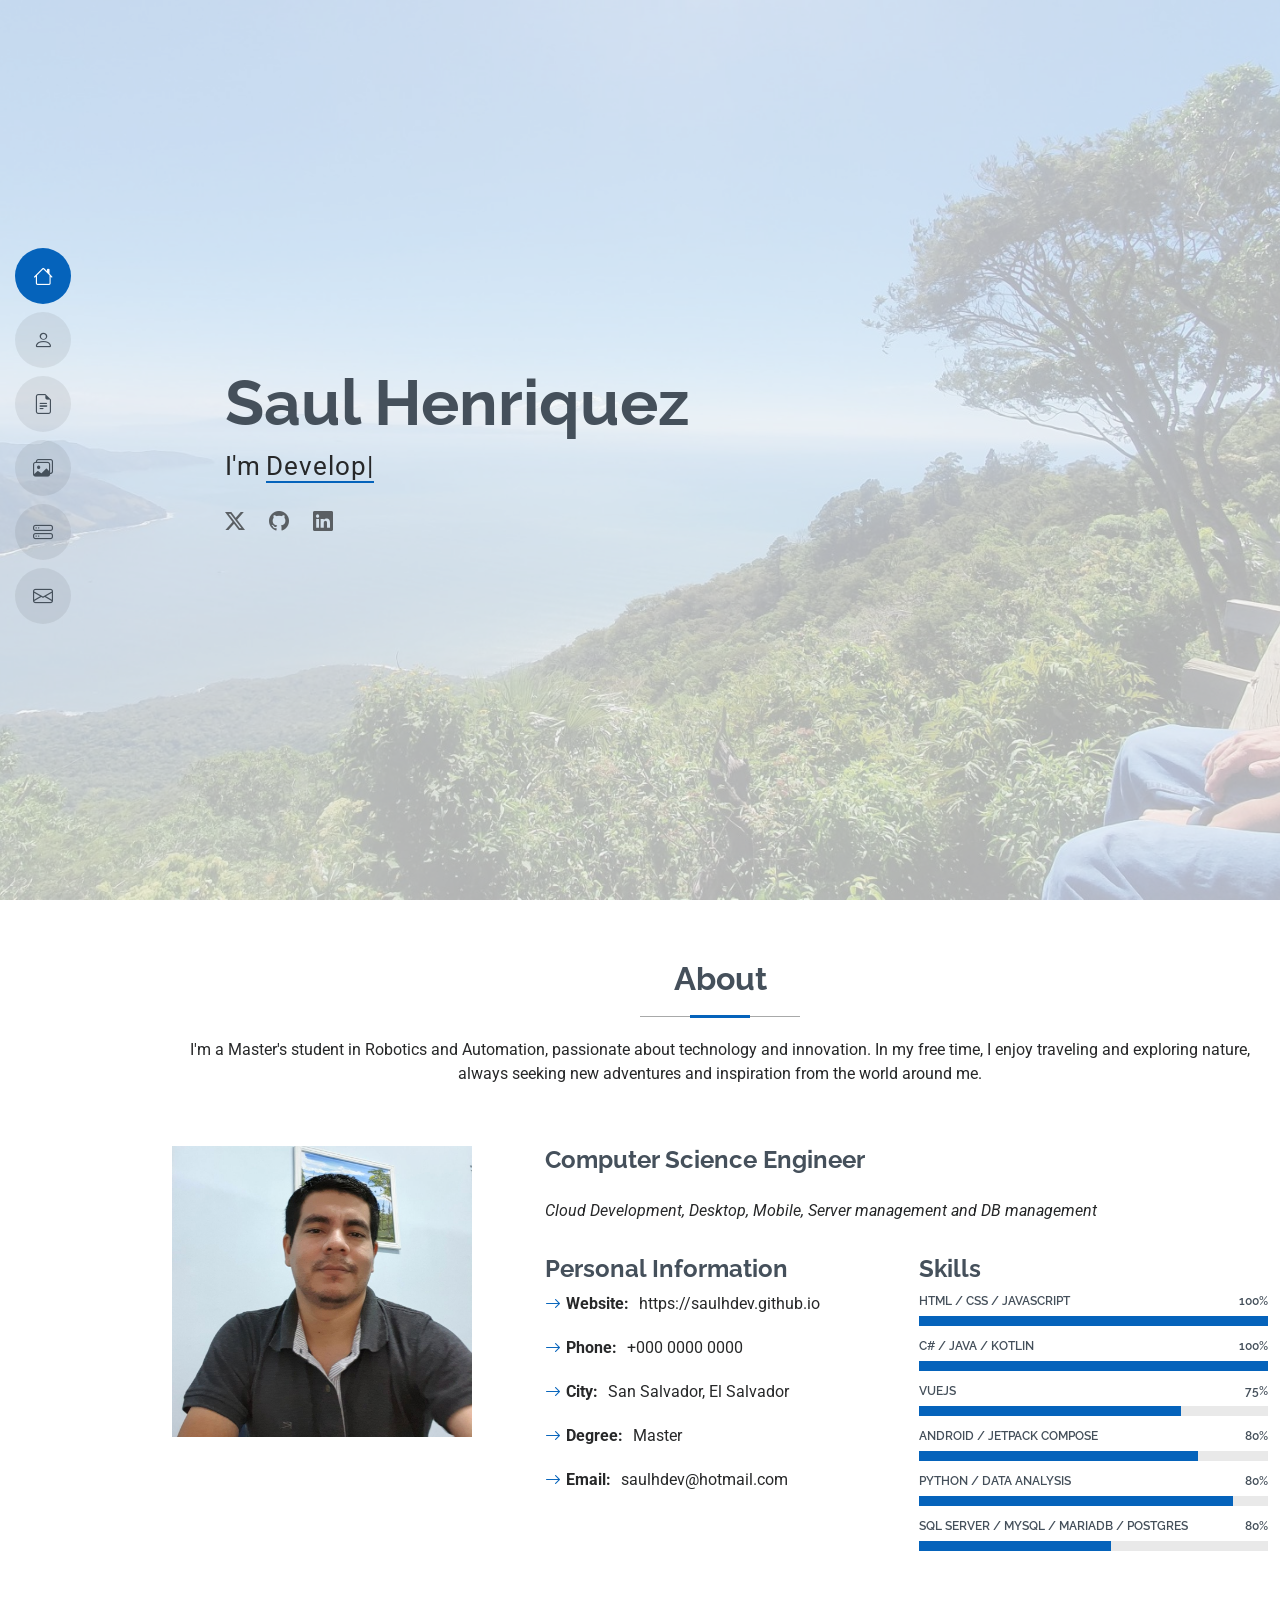
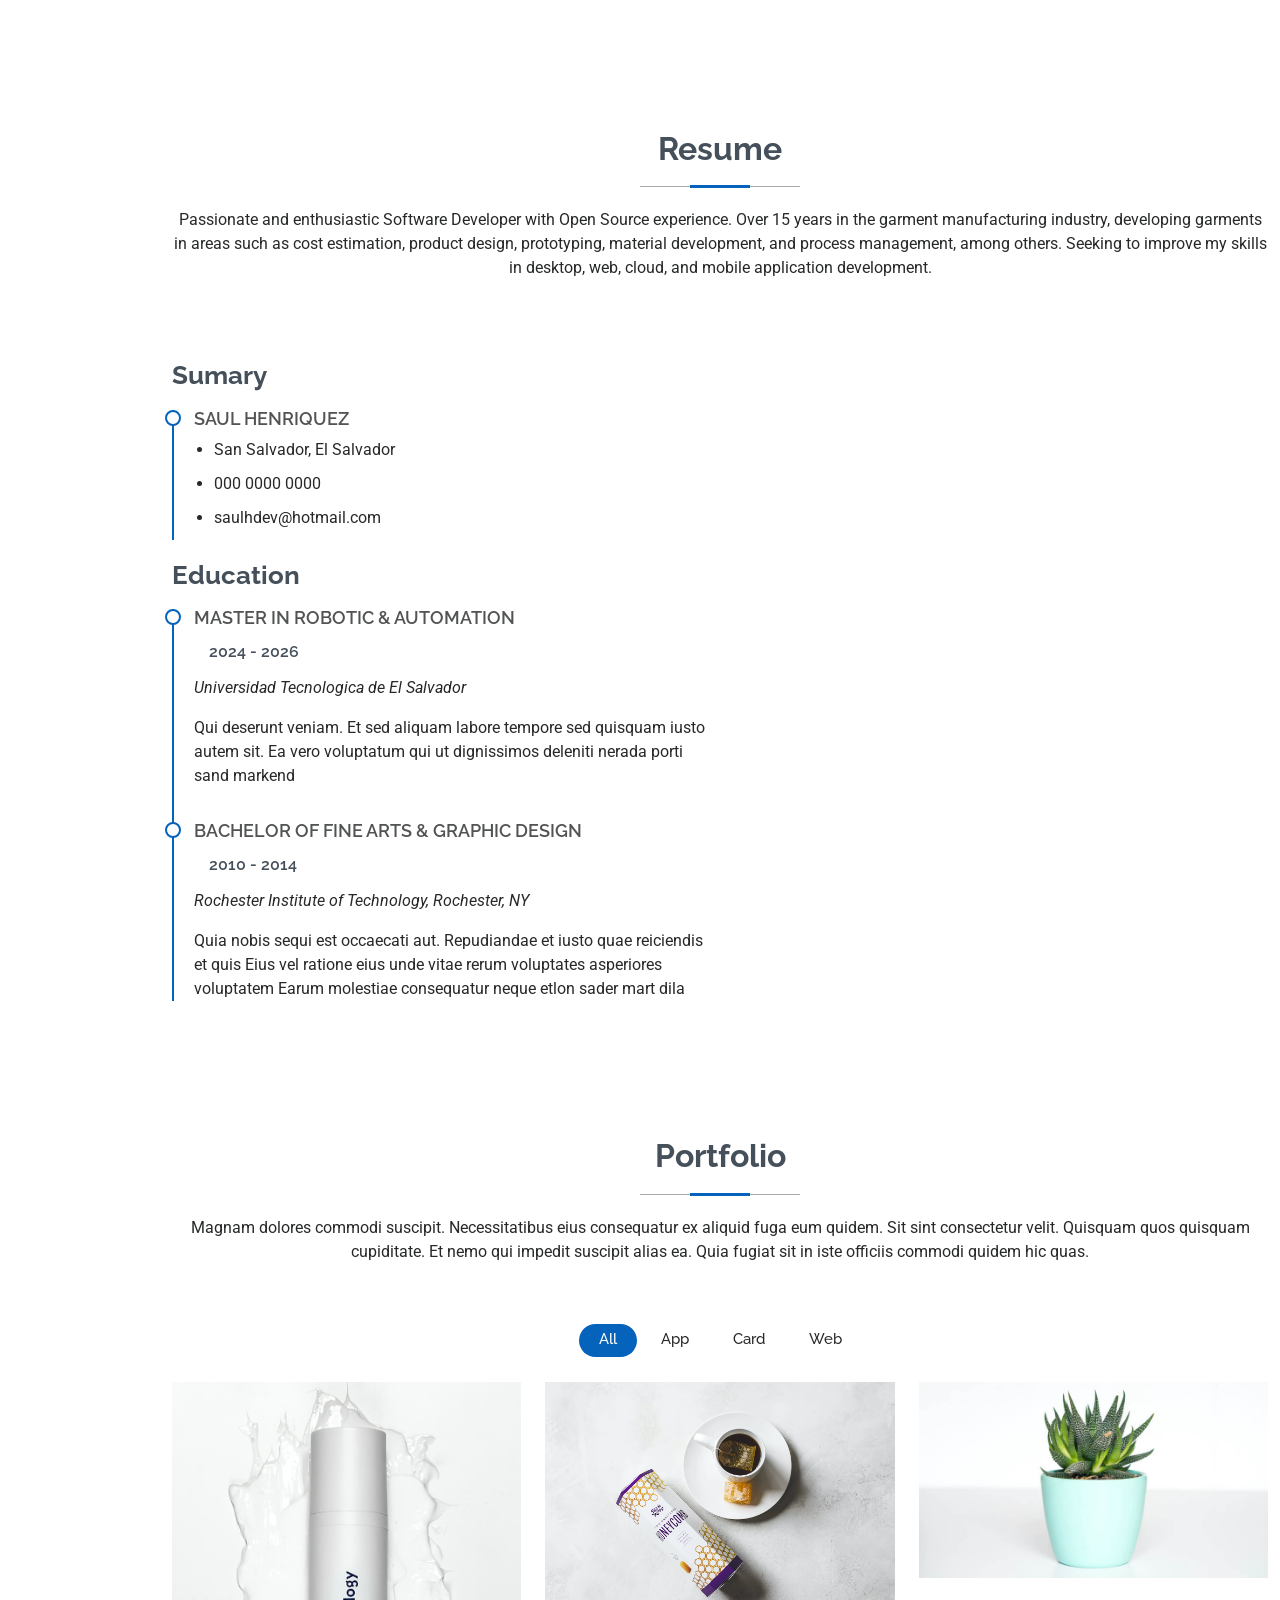
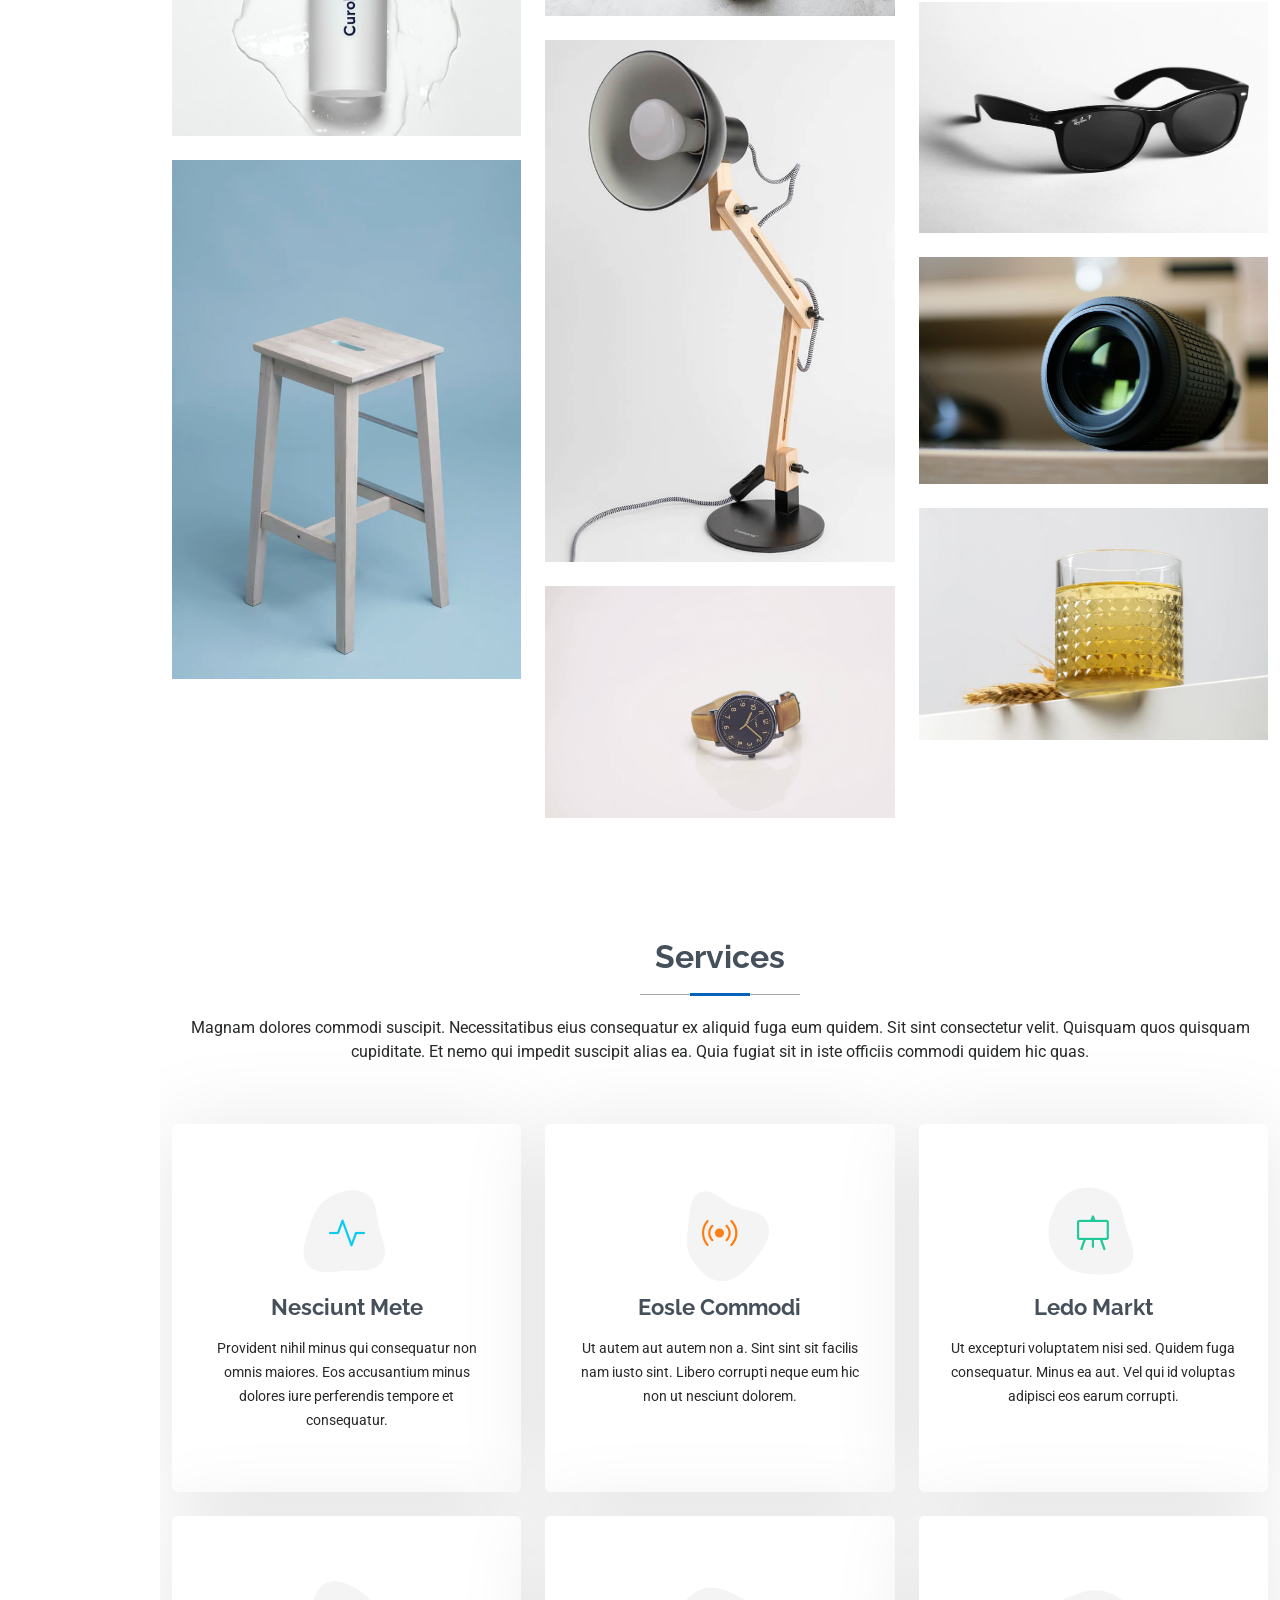
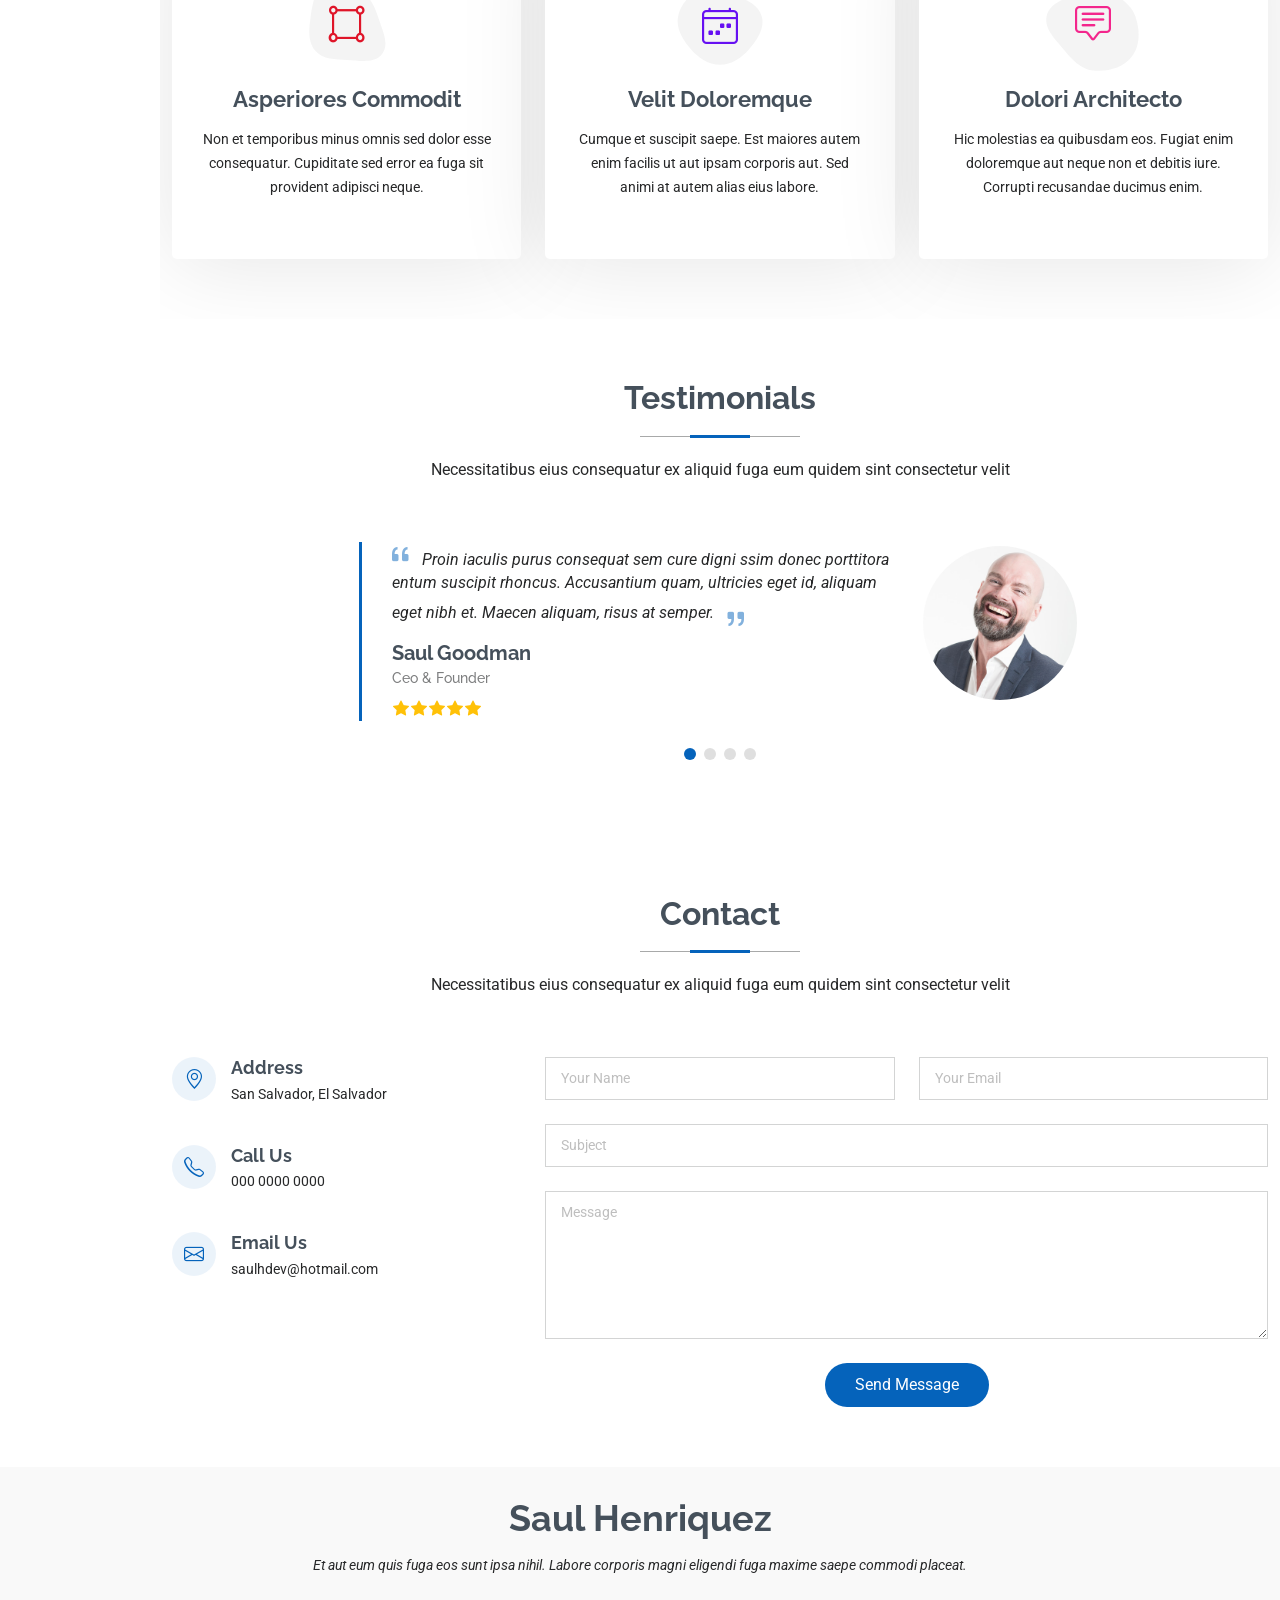
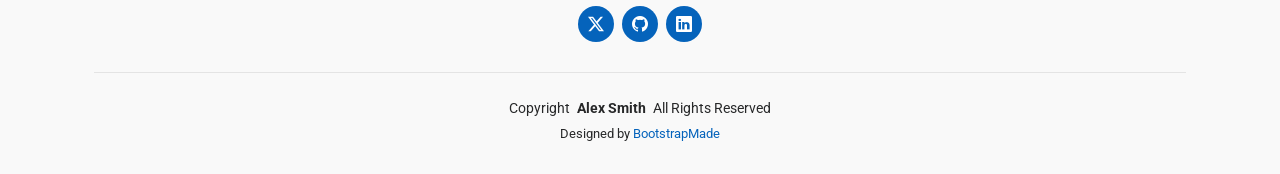
<file: index.html>
<!DOCTYPE html>
<html lang="en">

<head>
  <meta charset="utf-8">
  <meta content="width=device-width, initial-scale=1.0" name="viewport">
  <title>Saul Henriquez | saulhdev.github.io</title>
  <meta content="" name="description">
  <meta content="developer, Saul Henriquez" name="keywords">

  <!-- Favicons -->
  <link href="assets/img/favicon.png" rel="icon">
  <link href="assets/img/apple-touch-icon.png" rel="apple-touch-icon">

  <!-- Fonts -->
  <link href="https://fonts.googleapis.com" rel="preconnect">
  <link href="https://fonts.gstatic.com" rel="preconnect" crossorigin>
  <link href="https://fonts.googleapis.com/css2?family=Roboto:ital,wght@0,100;0,300;0,400;0,500;0,700;0,900;1,100;1,300;1,400;1,500;1,700;1,900&family=Poppins:ital,wght@0,100;0,200;0,300;0,400;0,500;0,600;0,700;0,800;0,900;1,100;1,200;1,300;1,400;1,500;1,600;1,700;1,800;1,900&family=Raleway:ital,wght@0,100;0,200;0,300;0,400;0,500;0,600;0,700;0,800;0,900;1,100;1,200;1,300;1,400;1,500;1,600;1,700;1,800;1,900&display=swap" rel="stylesheet">

  <!-- Vendor CSS Files -->
  <link href="assets/vendor/bootstrap/css/bootstrap.min.css" rel="stylesheet">
  <link href="assets/vendor/bootstrap-icons/bootstrap-icons.css" rel="stylesheet">
  <link href="assets/vendor/aos/aos.css" rel="stylesheet">
  <link href="assets/vendor/glightbox/css/glightbox.min.css" rel="stylesheet">
  <link href="assets/vendor/swiper/swiper-bundle.min.css" rel="stylesheet">

  <!-- Main CSS File -->
  <link href="assets/css/main.css" rel="stylesheet">

  <!-- =======================================================
  * Template Name: MyResume
  * Template URL: https://bootstrapmade.com/free-html-bootstrap-template-my-resume/
  * Updated: Jun 29 2024 with Bootstrap v5.3.3
  * Author: BootstrapMade.com
  * License: https://bootstrapmade.com/license/
  ======================================================== -->
</head>

<body class="index-page">

  <header id="header" class="header d-flex flex-column justify-content-center">

    <i class="header-toggle d-xl-none bi bi-list"></i>

    <nav id="navmenu" class="navmenu">
      <ul>
        <li><a href="#hero" class="active"><i class="bi bi-house navicon"></i><span>Home</span></a></li>
        <li><a href="#about"><i class="bi bi-person navicon"></i><span>About</span></a></li>
        <li><a href="#resume"><i class="bi bi-file-earmark-text navicon"></i><span>Resume</span></a></li>
        <li><a href="#portfolio"><i class="bi bi-images navicon"></i><span>Portfolio</span></a></li>
        <li><a href="#services"><i class="bi bi-hdd-stack navicon"></i><span>Services</span></a></li>
        <li><a href="#contact"><i class="bi bi-envelope navicon"></i><span>Contact</span></a></li>
      </ul>
    </nav>

  </header>

  <main class="main">

    <!-- Hero Section -->
    <section id="hero" class="hero section light-background">

      <img src="assets/img/hero-bg.jpg" alt="">

      <div class="container" data-aos="zoom-out">
        <div class="row justify-content-center">
          <div class="col-lg-9">
            <h2>Saul Henriquez</h2>
            <p>I'm <span class="typed"
                         data-typed-items="Developer, Freelancer, DB Administrator, DevOps, Open Source Enthusiast">Developer</span>
              <span class="typed-cursor typed-cursor--blink" aria-hidden="true"></span></p>
            <div class="social-links">
              <a href="https://x.com/saulhdev" target="_blank"><i class="bi bi-twitter-x"></i></a>
              <a href="https://github.com/saulhdev" target="_blank"><i class="bi bi-github"></i></a>
              <a href="https://www.linkedin.com/in/saulhdev/" target="_blank"><i class="bi bi-linkedin"></i></a>
            </div>
          </div>
        </div>
      </div>

    </section><!-- /Hero Section -->

    <!-- About Section -->
    <section id="about" class="about section">

      <!-- Section Title -->
      <div class="container section-title" data-aos="fade-up">
        <h2>About</h2>
        <p>I'm a Master's student in Robotics and Automation, passionate about technology and innovation.
          In my free time, I enjoy traveling and exploring nature, always seeking new adventures and
          inspiration from the world around me.</p>
      </div><!-- End Section Title -->

      <div class="container" data-aos="fade-up" data-aos-delay="100">

        <div class="row gy-4 justify-content-center">
          <div class="col-lg-4">
            <img src="assets/img/profile-img.jpg" width="300px" class="img-fluid" alt="">
          </div>
          <div class="col-lg-8 content">
            <h2>Computer Science Engineer</h2>
            <p class="fst-italic py-3">
              Cloud Development, Desktop, Mobile, Server management and DB management
            </p>
            <div class="row">
              <div class="col-lg-6"><h2>Personal Information</h2>
                <ul>
                  <li><i class="bi bi-arrow-right"></i> <strong>Website:</strong> <span>https://saulhdev.github.io</span></li>
                  <li><i class="bi bi-arrow-right"></i> <strong>Phone:</strong> <span>+000 0000 0000</span></li>
                  <li><i class="bi bi-arrow-right"></i> <strong>City:</strong> <span>San Salvador, El Salvador</span></li>
                  <li><i class="bi bi-arrow-right"></i> <strong>Degree:</strong> <span>Master</span></li>
                  <li><i class="bi bi-arrow-right"></i> <strong>Email:</strong> <span>saulhdev@hotmail.com</span></li>
                </ul>
              </div>
              <div class="col-lg-6" data-aos="fade-up">
                <section id="skills" class="skills section p-0" >
                  <h2>Skills</h2>
                <div class="row skills-content skills-animation">

                  <div class="progress">
                    <span class="skill"><span>HTML / CSS / JavaScript</span> <i class="val">100%</i></span>
                    <div class="progress-bar-wrap">
                      <div class="progress-bar" role="progressbar" aria-valuenow="100" aria-valuemin="0" aria-valuemax="100"></div>
                    </div>
                  </div><!-- End Skills Item -->
                  <div class="progress">
                    <span class="skill"><span>C# / Java / Kotlin</span> <i class="val">100%</i></span>
                    <div class="progress-bar-wrap">
                      <div class="progress-bar" role="progressbar" aria-valuenow="100" aria-valuemin="0" aria-valuemax="100"></div>
                    </div>
                  </div><!-- End Skills Item -->

                  <div class="progress">
                    <span class="skill"><span>VueJS</span> <i class="val">75%</i></span>
                    <div class="progress-bar-wrap">
                      <div class="progress-bar" role="progressbar" aria-valuenow="75" aria-valuemin="0" aria-valuemax="100"></div>
                    </div>
                  </div><!-- End Skills Item -->

                  <div class="progress">
                    <span class="skill"><span>Android / Jetpack Compose</span> <i class="val">80%</i></span>
                    <div class="progress-bar-wrap">
                      <div class="progress-bar" role="progressbar" aria-valuenow="80" aria-valuemin="0" aria-valuemax="100"></div>
                    </div>
                  </div><!-- End Skills Item -->

                  <div class="progress">
                    <span class="skill"><span>Python / Data Analysis</span> <i class="val">80%</i></span>
                    <div class="progress-bar-wrap">
                      <div class="progress-bar" role="progressbar" aria-valuenow="90" aria-valuemin="0" aria-valuemax="100"></div>
                    </div>
                  </div><!-- End Skills Item -->

                  <div class="progress">
                    <span class="skill"><span>SQL Server / MySQL / MariaDB / Postgres</span> <i class="val">80%</i></span>
                    <div class="progress-bar-wrap">
                      <div class="progress-bar" role="progressbar" aria-valuenow="55" aria-valuemin="0" aria-valuemax="100"></div>
                    </div>
                  </div><!-- End Skills Item -->
                </div>
                </section>
              </div>
            </div>
            <p class="py-3"></p>
          </div>
        </div>

      </div>

    </section><!-- /About Section -->

    <!-- Resume Section -->
    <section id="resume" class="resume section">

      <!-- Section Title -->
      <div class="container section-title" data-aos="fade-up">
        <h2>Resume</h2>
        <p>Passionate and enthusiastic Software Developer with Open Source experience.
          Over 15 years in the garment manufacturing industry, developing garments in
          areas such as cost estimation, product design, prototyping, material development,
          and process management, among others. Seeking to improve my skills in desktop, web,
          cloud, and mobile application development.</p>
      </div><!-- End Section Title -->

      <div class="container">

        <div class="row">

          <div class="col-lg-6" data-aos="fade-up" data-aos-delay="100">
            <h3 class="resume-title">Sumary</h3>

            <div class="resume-item pb-0">
              <h4>Saul Henriquez</h4>
              <ul>
                <li>San Salvador, El Salvador</li>
                <li>000 0000 0000</li>
                <li>saulhdev@hotmail.com</li>
              </ul>
            </div><!-- Edn Resume Item -->

            <h3 class="resume-title">Education</h3>
            <div class="resume-item">
              <h4>Master in Robotic & Automation</h4>
              <h5>2024 - 2026</h5>
              <p><em>Universidad Tecnologica de El Salvador</em></p>
              <p>Qui deserunt veniam. Et sed aliquam labore tempore sed quisquam iusto autem sit. Ea vero voluptatum qui ut dignissimos deleniti nerada porti sand markend</p>
            </div><!-- Edn Resume Item -->

            <div class="resume-item">
              <h4>Bachelor of Fine Arts &amp; Graphic Design</h4>
              <h5>2010 - 2014</h5>
              <p><em>Rochester Institute of Technology, Rochester, NY</em></p>
              <p>Quia nobis sequi est occaecati aut. Repudiandae et iusto quae reiciendis et quis Eius vel ratione eius unde vitae rerum voluptates asperiores voluptatem Earum molestiae consequatur neque etlon sader mart dila</p>
            </div><!-- Edn Resume Item -->

          </div>
          <!--
          <div class="col-lg-6" data-aos="fade-up" data-aos-delay="200">
            <h3 class="resume-title">Professional Experience</h3>
            <div class="resume-item">
              <h4>Senior graphic design specialist</h4>
              <h5>2019 - Present</h5>
              <p><em>Experion, New York, NY </em></p>
              <ul>
                <li>Lead in the design, development, and implementation of the graphic, layout, and production communication materials</li>
                <li>Delegate tasks to the 7 members of the design team and provide counsel on all aspects of the project. </li>
                <li>Supervise the assessment of all graphic materials in order to ensure quality and accuracy of the design</li>
                <li>Oversee the efficient use of production project budgets ranging from $2,000 - $25,000</li>
              </ul>
            </div>

            <div class="resume-item">
              <h4>Graphic design specialist</h4>
              <h5>2017 - 2018</h5>
              <p><em>Stepping Stone Advertising, New York, NY</em></p>
              <ul>
                <li>Developed numerous marketing programs (logos, brochures,infographics, presentations, and advertisements).</li>
                <li>Managed up to 5 projects or tasks at a given time while under pressure</li>
                <li>Recommended and consulted with clients on the most appropriate graphic design</li>
                <li>Created 4+ design presentations and proposals a month for clients and account managers</li>
              </ul>
            </div>

          </div> -->

        </div>

      </div>

    </section><!-- /Resume Section -->

    <!-- Portfolio Section -->
    <section id="portfolio" class="portfolio section">

      <!-- Section Title -->
      <div class="container section-title" data-aos="fade-up">
        <h2>Portfolio</h2>
        <p>Magnam dolores commodi suscipit. Necessitatibus eius consequatur ex aliquid fuga eum quidem. Sit sint consectetur velit. Quisquam quos quisquam cupiditate. Et nemo qui impedit suscipit alias ea. Quia fugiat sit in iste officiis commodi quidem hic quas.</p>
      </div><!-- End Section Title -->

      <div class="container">

        <div class="isotope-layout" data-default-filter="*" data-layout="masonry" data-sort="original-order">

          <ul class="portfolio-filters isotope-filters" data-aos="fade-up" data-aos-delay="100">
            <li data-filter="*" class="filter-active">All</li>
            <li data-filter=".filter-app">App</li>
            <li data-filter=".filter-product">Card</li>
            <li data-filter=".filter-branding">Web</li>
          </ul><!-- End Portfolio Filters -->

          <div class="row gy-4 isotope-container" data-aos="fade-up" data-aos-delay="200">

            <div class="col-lg-4 col-md-6 portfolio-item isotope-item filter-app">
              <img src="assets/img/masonry-portfolio/masonry-portfolio-1.jpg" class="img-fluid" alt="">
              <div class="portfolio-info">
                <h4>App 1</h4>
                <p>Lorem ipsum, dolor sit</p>
                <a href="assets/img/masonry-portfolio/masonry-portfolio-1.jpg" title="App 1" data-gallery="portfolio-gallery-app" class="glightbox preview-link"><i class="bi bi-zoom-in"></i></a>
                <a href="portfolio-details.html" title="More Details" class="details-link"><i class="bi bi-link-45deg"></i></a>
              </div>
            </div><!-- End Portfolio Item -->

            <div class="col-lg-4 col-md-6 portfolio-item isotope-item filter-product">
              <img src="assets/img/masonry-portfolio/masonry-portfolio-2.jpg" class="img-fluid" alt="">
              <div class="portfolio-info">
                <h4>Product 1</h4>
                <p>Lorem ipsum, dolor sit</p>
                <a href="assets/img/masonry-portfolio/masonry-portfolio-2.jpg" title="Product 1" data-gallery="portfolio-gallery-product" class="glightbox preview-link"><i class="bi bi-zoom-in"></i></a>
                <a href="portfolio-details.html" title="More Details" class="details-link"><i class="bi bi-link-45deg"></i></a>
              </div>
            </div><!-- End Portfolio Item -->

            <div class="col-lg-4 col-md-6 portfolio-item isotope-item filter-branding">
              <img src="assets/img/masonry-portfolio/masonry-portfolio-3.jpg" class="img-fluid" alt="">
              <div class="portfolio-info">
                <h4>Branding 1</h4>
                <p>Lorem ipsum, dolor sit</p>
                <a href="assets/img/masonry-portfolio/masonry-portfolio-3.jpg" title="Branding 1" data-gallery="portfolio-gallery-branding" class="glightbox preview-link"><i class="bi bi-zoom-in"></i></a>
                <a href="portfolio-details.html" title="More Details" class="details-link"><i class="bi bi-link-45deg"></i></a>
              </div>
            </div><!-- End Portfolio Item -->

            <div class="col-lg-4 col-md-6 portfolio-item isotope-item filter-app">
              <img src="assets/img/masonry-portfolio/masonry-portfolio-4.jpg" class="img-fluid" alt="">
              <div class="portfolio-info">
                <h4>App 2</h4>
                <p>Lorem ipsum, dolor sit</p>
                <a href="assets/img/masonry-portfolio/masonry-portfolio-4.jpg" title="App 2" data-gallery="portfolio-gallery-app" class="glightbox preview-link"><i class="bi bi-zoom-in"></i></a>
                <a href="portfolio-details.html" title="More Details" class="details-link"><i class="bi bi-link-45deg"></i></a>
              </div>
            </div><!-- End Portfolio Item -->

            <div class="col-lg-4 col-md-6 portfolio-item isotope-item filter-product">
              <img src="assets/img/masonry-portfolio/masonry-portfolio-5.jpg" class="img-fluid" alt="">
              <div class="portfolio-info">
                <h4>Product 2</h4>
                <p>Lorem ipsum, dolor sit</p>
                <a href="assets/img/masonry-portfolio/masonry-portfolio-5.jpg" title="Product 2" data-gallery="portfolio-gallery-product" class="glightbox preview-link"><i class="bi bi-zoom-in"></i></a>
                <a href="portfolio-details.html" title="More Details" class="details-link"><i class="bi bi-link-45deg"></i></a>
              </div>
            </div><!-- End Portfolio Item -->

            <div class="col-lg-4 col-md-6 portfolio-item isotope-item filter-branding">
              <img src="assets/img/masonry-portfolio/masonry-portfolio-6.jpg" class="img-fluid" alt="">
              <div class="portfolio-info">
                <h4>Branding 2</h4>
                <p>Lorem ipsum, dolor sit</p>
                <a href="assets/img/masonry-portfolio/masonry-portfolio-6.jpg" title="Branding 2" data-gallery="portfolio-gallery-branding" class="glightbox preview-link"><i class="bi bi-zoom-in"></i></a>
                <a href="portfolio-details.html" title="More Details" class="details-link"><i class="bi bi-link-45deg"></i></a>
              </div>
            </div><!-- End Portfolio Item -->

            <div class="col-lg-4 col-md-6 portfolio-item isotope-item filter-app">
              <img src="assets/img/masonry-portfolio/masonry-portfolio-7.jpg" class="img-fluid" alt="">
              <div class="portfolio-info">
                <h4>App 3</h4>
                <p>Lorem ipsum, dolor sit</p>
                <a href="assets/img/masonry-portfolio/masonry-portfolio-7.jpg" title="App 3" data-gallery="portfolio-gallery-app" class="glightbox preview-link"><i class="bi bi-zoom-in"></i></a>
                <a href="portfolio-details.html" title="More Details" class="details-link"><i class="bi bi-link-45deg"></i></a>
              </div>
            </div><!-- End Portfolio Item -->

            <div class="col-lg-4 col-md-6 portfolio-item isotope-item filter-product">
              <img src="assets/img/masonry-portfolio/masonry-portfolio-8.jpg" class="img-fluid" alt="">
              <div class="portfolio-info">
                <h4>Product 3</h4>
                <p>Lorem ipsum, dolor sit</p>
                <a href="assets/img/masonry-portfolio/masonry-portfolio-8.jpg" title="Product 3" data-gallery="portfolio-gallery-product" class="glightbox preview-link"><i class="bi bi-zoom-in"></i></a>
                <a href="portfolio-details.html" title="More Details" class="details-link"><i class="bi bi-link-45deg"></i></a>
              </div>
            </div><!-- End Portfolio Item -->

            <div class="col-lg-4 col-md-6 portfolio-item isotope-item filter-branding">
              <img src="assets/img/masonry-portfolio/masonry-portfolio-9.jpg" class="img-fluid" alt="">
              <div class="portfolio-info">
                <h4>Branding 3</h4>
                <p>Lorem ipsum, dolor sit</p>
                <a href="assets/img/masonry-portfolio/masonry-portfolio-9.jpg" title="Branding 2" data-gallery="portfolio-gallery-branding" class="glightbox preview-link"><i class="bi bi-zoom-in"></i></a>
                <a href="portfolio-details.html" title="More Details" class="details-link"><i class="bi bi-link-45deg"></i></a>
              </div>
            </div><!-- End Portfolio Item -->

          </div><!-- End Portfolio Container -->

        </div>

      </div>

    </section><!-- /Portfolio Section -->

    <!-- Services Section -->
    <section id="services" class="services section">

      <!-- Section Title -->
      <div class="container section-title" data-aos="fade-up">
        <h2>Services</h2>
        <p>Magnam dolores commodi suscipit. Necessitatibus eius consequatur ex aliquid fuga eum quidem. Sit sint consectetur velit. Quisquam quos quisquam cupiditate. Et nemo qui impedit suscipit alias ea. Quia fugiat sit in iste officiis commodi quidem hic quas.</p>
      </div><!-- End Section Title -->

      <div class="container">

        <div class="row gy-4">

          <div class="col-lg-4 col-md-6" data-aos="fade-up" data-aos-delay="100">
            <div class="service-item item-cyan position-relative">
              <div class="icon">
                <svg width="100" height="100" viewBox="0 0 600 600" xmlns="http://www.w3.org/2000/svg">
                  <path stroke="none" stroke-width="0" fill="#f5f5f5" d="M300,521.0016835830174C376.1290562159157,517.8887921683347,466.0731472004068,529.7835943286574,510.70327084640275,468.03025145048787C554.3714126377745,407.6079735673963,508.03601936045806,328.9844924480964,491.2728898941984,256.3432110539036C474.5976632858925,184.082847569629,479.9380746630129,96.60480741107993,416.23090153303,58.64404602377083C348.86323505073057,18.502131276798302,261.93793281208167,40.57373210992963,193.5410806939664,78.93577620505333C130.42746243093433,114.334589627462,98.30271207620316,179.96522072025542,76.75703585869454,249.04625023123273C51.97151888228291,328.5150500222984,13.704378332031375,421.85034740162234,66.52175969318436,486.19268352777647C119.04800174914682,550.1803526380478,217.28368757567262,524.383925680826,300,521.0016835830174"></path>
                </svg>
                <i class="bi bi-activity"></i>
              </div>
              <a href="#" class="stretched-link">
                <h3>Nesciunt Mete</h3>
              </a>
              <p>Provident nihil minus qui consequatur non omnis maiores. Eos accusantium minus dolores iure perferendis tempore et consequatur.</p>
            </div>
          </div><!-- End Service Item -->

          <div class="col-lg-4 col-md-6" data-aos="fade-up" data-aos-delay="200">
            <div class="service-item item-orange position-relative">
              <div class="icon">
                <svg width="100" height="100" viewBox="0 0 600 600" xmlns="http://www.w3.org/2000/svg">
                  <path stroke="none" stroke-width="0" fill="#f5f5f5" d="M300,582.0697525312426C382.5290701553225,586.8405444964366,449.9789794690241,525.3245884688669,502.5850820975895,461.55621195738473C556.606425686781,396.0723002908107,615.8543463187945,314.28637112970534,586.6730223649479,234.56875336149918C558.9533121215079,158.8439757836574,454.9685369536778,164.00468322053177,381.49747125262974,130.76875717737553C312.15926192815925,99.40240125094834,248.97055460311594,18.661163978235184,179.8680185752513,50.54337015887873C110.5421016452524,82.52863877960104,119.82277516462835,180.83849132639028,109.12597500060166,256.43424936330496C100.08760227029461,320.3096726198365,92.17705696193138,384.0621239912766,124.79988738764834,439.7174275375508C164.83382741302287,508.01625554203684,220.96474134820875,577.5009287672846,300,582.0697525312426"></path>
                </svg>
                <i class="bi bi-broadcast"></i>
              </div>
              <a href="#" class="stretched-link">
                <h3>Eosle Commodi</h3>
              </a>
              <p>Ut autem aut autem non a. Sint sint sit facilis nam iusto sint. Libero corrupti neque eum hic non ut nesciunt dolorem.</p>
            </div>
          </div><!-- End Service Item -->

          <div class="col-lg-4 col-md-6" data-aos="fade-up" data-aos-delay="300">
            <div class="service-item item-teal position-relative">
              <div class="icon">
                <svg width="100" height="100" viewBox="0 0 600 600" xmlns="http://www.w3.org/2000/svg">
                  <path stroke="none" stroke-width="0" fill="#f5f5f5" d="M300,541.5067337569781C382.14930387511276,545.0595476570109,479.8736841581634,548.3450877840088,526.4010558755058,480.5488172755941C571.5218469581645,414.80211281144784,517.5187510058486,332.0715597781072,496.52539010469104,255.14436215662573C477.37192572678356,184.95920475031193,473.57363656557914,105.61284051026155,413.0603344069578,65.22779650032875C343.27470386102294,18.654635553484475,251.2091493199835,5.337323636656869,175.0934190732945,40.62881213300186C97.87086631185822,76.43348514350839,51.98124368387456,156.15599469081315,36.44837278890362,239.84606092416172C21.716077023791087,319.22268207091537,43.775223500013084,401.1760424656574,96.891909868211,461.97329694683043C147.22146801428983,519.5804099606455,223.5754009179313,538.201503339737,300,541.5067337569781"></path>
                </svg>
                <i class="bi bi-easel"></i>
              </div>
              <a href="#" class="stretched-link">
                <h3>Ledo Markt</h3>
              </a>
              <p>Ut excepturi voluptatem nisi sed. Quidem fuga consequatur. Minus ea aut. Vel qui id voluptas adipisci eos earum corrupti.</p>
            </div>
          </div><!-- End Service Item -->

          <div class="col-lg-4 col-md-6" data-aos="fade-up" data-aos-delay="400">
            <div class="service-item item-red position-relative">
              <div class="icon">
                <svg width="100" height="100" viewBox="0 0 600 600" xmlns="http://www.w3.org/2000/svg">
                  <path stroke="none" stroke-width="0" fill="#f5f5f5" d="M300,503.46388370962813C374.79870501325706,506.71871716319447,464.8034551963731,527.1746412648533,510.4981551193396,467.86667711651364C555.9287308511215,408.9015244558933,512.6030010748507,327.5744911775523,490.211057578863,256.5855673507754C471.097692560561,195.9906835881958,447.69079081568157,138.11976852964426,395.19560036434837,102.3242989838813C329.3053358748298,57.3949838291264,248.02791733380457,8.279543830951368,175.87071277845988,42.242879143198664C103.41431057327972,76.34704239035025,93.79494320519305,170.9812938413882,81.28167332365135,250.07896920659033C70.17666984294237,320.27484674793965,64.84698225790005,396.69656628748305,111.28512138212992,450.4950937839243C156.20124167950087,502.5303643271138,231.32542653798444,500.4755392045468,300,503.46388370962813"></path>
                </svg>
                <i class="bi bi-bounding-box-circles"></i>
              </div>
              <a href="#" class="stretched-link">
                <h3>Asperiores Commodit</h3>
              </a>
              <p>Non et temporibus minus omnis sed dolor esse consequatur. Cupiditate sed error ea fuga sit provident adipisci neque.</p>
              <a href="#" class="stretched-link"></a>
            </div>
          </div><!-- End Service Item -->

          <div class="col-lg-4 col-md-6" data-aos="fade-up" data-aos-delay="500">
            <div class="service-item item-indigo position-relative">
              <div class="icon">
                <svg width="100" height="100" viewBox="0 0 600 600" xmlns="http://www.w3.org/2000/svg">
                  <path stroke="none" stroke-width="0" fill="#f5f5f5" d="M300,532.3542879108572C369.38199826031484,532.3153073249985,429.10787420159085,491.63046689027357,474.5244479745417,439.17860296908856C522.8885846962883,383.3225815378663,569.1668002868075,314.3205725914397,550.7432151929288,242.7694973846089C532.6665558377875,172.5657663291529,456.2379748765914,142.6223662098291,390.3689995646985,112.34683881706744C326.66090330228417,83.06452184765237,258.84405631176094,53.51806209861945,193.32584062364296,78.48882559362697C121.61183558270385,105.82097193414197,62.805066853699245,167.19869350419734,48.57481801355237,242.6138429142374C34.843463184063346,315.3850353017275,76.69343916112496,383.4422959591041,125.22947124332185,439.3748458443577C170.7312796277747,491.8107796887764,230.57421082200815,532.3932930995766,300,532.3542879108572"></path>
                </svg>
                <i class="bi bi-calendar4-week icon"></i>
              </div>
              <a href="#" class="stretched-link">
                <h3>Velit Doloremque</h3>
              </a>
              <p>Cumque et suscipit saepe. Est maiores autem enim facilis ut aut ipsam corporis aut. Sed animi at autem alias eius labore.</p>
              <a href="#" class="stretched-link"></a>
            </div>
          </div><!-- End Service Item -->

          <div class="col-lg-4 col-md-6" data-aos="fade-up" data-aos-delay="600">
            <div class="service-item item-pink position-relative">
              <div class="icon">
                <svg width="100" height="100" viewBox="0 0 600 600" xmlns="http://www.w3.org/2000/svg">
                  <path stroke="none" stroke-width="0" fill="#f5f5f5" d="M300,566.797414625762C385.7384707136149,576.1784315230908,478.7894351017131,552.8928747891023,531.9192734346935,484.94944893311C584.6109503024035,417.5663521118492,582.489472248146,322.67544863468447,553.9536738515405,242.03673114598146C529.1557734026468,171.96086150256528,465.24506316201064,127.66468636344209,395.9583748389544,100.7403814666027C334.2173773831606,76.7482773500951,269.4350130405921,84.62216499799875,207.1952322260088,107.2889140133804C132.92018162631612,134.33871894543012,41.79353780512637,160.00259165414826,22.644507872594943,236.69541883565114C3.319112789854554,314.0945973066697,72.72355303640163,379.243833228382,124.04198916343866,440.3218312028393C172.9286146004772,498.5055451809895,224.45579914871206,558.5317968840102,300,566.797414625762"></path>
                </svg>
                <i class="bi bi-chat-square-text"></i>
              </div>
              <a href="#" class="stretched-link">
                <h3>Dolori Architecto</h3>
              </a>
              <p>Hic molestias ea quibusdam eos. Fugiat enim doloremque aut neque non et debitis iure. Corrupti recusandae ducimus enim.</p>
              <a href="#" class="stretched-link"></a>
            </div>
          </div><!-- End Service Item -->

        </div>

      </div>

    </section><!-- /Services Section -->

    <!-- Testimonials Section -->
    <section id="testimonials" class="testimonials section">

      <!-- Section Title -->
      <div class="container section-title" data-aos="fade-up">
        <h2>Testimonials</h2>
        <p>Necessitatibus eius consequatur ex aliquid fuga eum quidem sint consectetur velit</p>
      </div><!-- End Section Title -->

      <div class="container" data-aos="fade-up" data-aos-delay="100">

        <div class="swiper init-swiper">
          <script type="application/json" class="swiper-config">
            {
              "loop": true,
              "speed": 600,
              "autoplay": {
                "delay": 5000
              },
              "slidesPerView": "auto",
              "pagination": {
                "el": ".swiper-pagination",
                "type": "bullets",
                "clickable": true
              }
            }
          </script>
          <div class="swiper-wrapper">

            <div class="swiper-slide">
              <div class="testimonial-item">
                <div class="row gy-4 justify-content-center">
                  <div class="col-lg-6">
                    <div class="testimonial-content">
                      <p>
                        <i class="bi bi-quote quote-icon-left"></i>
                        <span>Proin iaculis purus consequat sem cure digni ssim donec porttitora entum suscipit rhoncus. Accusantium quam, ultricies eget id, aliquam eget nibh et. Maecen aliquam, risus at semper.</span>
                        <i class="bi bi-quote quote-icon-right"></i>
                      </p>
                      <h3>Saul Goodman</h3>
                      <h4>Ceo &amp; Founder</h4>
                      <div class="stars">
                        <i class="bi bi-star-fill"></i><i class="bi bi-star-fill"></i><i class="bi bi-star-fill"></i><i class="bi bi-star-fill"></i><i class="bi bi-star-fill"></i>
                      </div>
                    </div>
                  </div>
                  <div class="col-lg-2 text-center">
                    <img src="assets/img/testimonials/testimonials-1.jpg" class="img-fluid testimonial-img" alt="">
                  </div>
                </div>
              </div>
            </div><!-- End testimonial item -->

            <div class="swiper-slide">
              <div class="testimonial-item">
                <div class="row gy-4 justify-content-center">
                  <div class="col-lg-6">
                    <div class="testimonial-content">
                      <p>
                        <i class="bi bi-quote quote-icon-left"></i>
                        <span>Export tempor illum tamen malis malis eram quae irure esse labore quem cillum quid cillum eram malis quorum velit fore eram velit sunt aliqua noster fugiat irure amet legam anim culpa.</span>
                        <i class="bi bi-quote quote-icon-right"></i>
                      </p>
                      <h3>Sara Wilsson</h3>
                      <h4>Designer</h4>
                      <div class="stars">
                        <i class="bi bi-star-fill"></i><i class="bi bi-star-fill"></i><i class="bi bi-star-fill"></i><i class="bi bi-star-fill"></i><i class="bi bi-star-fill"></i>
                      </div>
                    </div>
                  </div>
                  <div class="col-lg-2 text-center">
                    <img src="assets/img/testimonials/testimonials-2.jpg" class="img-fluid testimonial-img" alt="">
                  </div>
                </div>
              </div>
            </div><!-- End testimonial item -->

            <div class="swiper-slide">
              <div class="testimonial-item">
                <div class="row gy-4 justify-content-center">
                  <div class="col-lg-6">
                    <div class="testimonial-content">
                      <p>
                        <i class="bi bi-quote quote-icon-left"></i>
                        <span>Enim nisi quem export duis labore cillum quae magna enim sint quorum nulla quem veniam duis minim tempor labore quem eram duis noster aute amet eram fore quis sint minim.</span>
                        <i class="bi bi-quote quote-icon-right"></i>
                      </p>
                      <h3>Jena Karlis</h3>
                      <h4>Store Owner</h4>
                      <div class="stars">
                        <i class="bi bi-star-fill"></i><i class="bi bi-star-fill"></i><i class="bi bi-star-fill"></i><i class="bi bi-star-fill"></i><i class="bi bi-star-fill"></i>
                      </div>
                    </div>
                  </div>
                  <div class="col-lg-2 text-center">
                    <img src="assets/img/testimonials/testimonials-3.jpg" class="img-fluid testimonial-img" alt="">
                  </div>
                </div>
              </div>
            </div><!-- End testimonial item -->

            <div class="swiper-slide">
              <div class="testimonial-item">
                <div class="row gy-4 justify-content-center">
                  <div class="col-lg-6">
                    <div class="testimonial-content">
                      <p>
                        <i class="bi bi-quote quote-icon-left"></i>
                        <span>Fugiat enim eram quae cillum dolore dolor amet nulla culpa multos export minim fugiat minim velit minim dolor enim duis veniam ipsum anim magna sunt elit fore quem dolore labore illum veniam.</span>
                        <i class="bi bi-quote quote-icon-right"></i>
                      </p>
                      <h3>John Larson</h3>
                      <h4>Entrepreneur</h4>
                      <div class="stars">
                        <i class="bi bi-star-fill"></i><i class="bi bi-star-fill"></i><i class="bi bi-star-fill"></i><i class="bi bi-star-fill"></i><i class="bi bi-star-fill"></i>
                      </div>
                    </div>
                  </div>
                  <div class="col-lg-2 text-center">
                    <img src="assets/img/testimonials/testimonials-4.jpg" class="img-fluid testimonial-img" alt="">
                  </div>
                </div>
              </div>
            </div><!-- End testimonial item -->

          </div>
          <div class="swiper-pagination"></div>
        </div>

      </div>

    </section><!-- /Testimonials Section -->

    <!-- Contact Section -->
    <section id="contact" class="contact section">

      <!-- Section Title -->
      <div class="container section-title" data-aos="fade-up">
        <h2>Contact</h2>
        <p>Necessitatibus eius consequatur ex aliquid fuga eum quidem sint consectetur velit</p>
      </div><!-- End Section Title -->

      <div class="container" data-aos="fade" data-aos-delay="100">

        <div class="row gy-4">

          <div class="col-lg-4">
            <div class="info-item d-flex" data-aos="fade-up" data-aos-delay="200">
              <i class="bi bi-geo-alt flex-shrink-0"></i>
              <div>
                <h3>Address</h3>
                <p>San Salvador, El Salvador</p>
              </div>
            </div><!-- End Info Item -->

            <div class="info-item d-flex" data-aos="fade-up" data-aos-delay="300">
              <i class="bi bi-telephone flex-shrink-0"></i>
              <div>
                <h3>Call Us</h3>
                <p>000 0000 0000</p>
              </div>
            </div><!-- End Info Item -->

            <div class="info-item d-flex" data-aos="fade-up" data-aos-delay="400">
              <i class="bi bi-envelope flex-shrink-0"></i>
              <div>
                <h3>Email Us</h3>
                <p>saulhdev@hotmail.com</p>
              </div>
            </div><!-- End Info Item -->

          </div>

          <div class="col-lg-8">
            <form action="forms/contact.php" method="post" class="php-email-form" data-aos="fade-up" data-aos-delay="200">
              <div class="row gy-4">

                <div class="col-md-6">
                  <input type="text" name="name" class="form-control" placeholder="Your Name" required="">
                </div>

                <div class="col-md-6 ">
                  <input type="email" class="form-control" name="email" placeholder="Your Email" required="">
                </div>

                <div class="col-md-12">
                  <input type="text" class="form-control" name="subject" placeholder="Subject" required="">
                </div>

                <div class="col-md-12">
                  <textarea class="form-control" name="message" rows="6" placeholder="Message" required=""></textarea>
                </div>

                <div class="col-md-12 text-center">
                  <div class="loading">Loading</div>
                  <div class="error-message"></div>
                  <div class="sent-message">Your message has been sent. Thank you!</div>

                  <button type="submit">Send Message</button>
                </div>

              </div>
            </form>
          </div><!-- End Contact Form -->

        </div>

      </div>

    </section><!-- /Contact Section -->

  </main>

  <footer id="footer" class="footer position-relative light-background">
    <div class="container">
      <h3 class="sitename">Saul Henriquez</h3>
      <p>Et aut eum quis fuga eos sunt ipsa nihil. Labore corporis magni eligendi fuga maxime saepe commodi placeat.</p>
      <div class="social-links d-flex justify-content-center">
        <a href="https://x.com/saulhdev" target="_blank"><i class="bi bi-twitter-x"></i></a>
        <a href="https://github.com/saulhdev" target="_blank"><i class="bi bi-github"></i></a>
        <a href="https://www.linkedin.com/in/saulhdev/" target="_blank"><i class="bi bi-linkedin"></i></a>
      </div>
      <div class="container">
        <div class="copyright">
          <span>Copyright</span> <strong class="px-1 sitename">Alex Smith</strong> <span>All Rights Reserved</span>
        </div>
        <div class="credits">
          <!-- All the links in the footer should remain intact. -->
          <!-- You can delete the links only if you've purchased the pro version. -->
          <!-- Licensing information: https://bootstrapmade.com/license/ -->
          <!-- Purchase the pro version with working PHP/AJAX contact form: [buy-url] -->
          Designed by <a href="https://bootstrapmade.com/">BootstrapMade</a>
        </div>
      </div>
    </div>
  </footer>

  <!-- Scroll Top -->
  <a href="#" id="scroll-top" class="scroll-top d-flex align-items-center justify-content-center"><i class="bi bi-arrow-up-short"></i></a>

  <!-- Preloader -->
  <div id="preloader"></div>

  <!-- Vendor JS Files -->
  <script src="assets/vendor/bootstrap/js/bootstrap.bundle.min.js"></script>
  <script src="assets/vendor/php-email-form/validate.js"></script>
  <script src="assets/vendor/aos/aos.js"></script>
  <script src="assets/vendor/typed.js/typed.umd.js"></script>
  <script src="assets/vendor/purecounter/purecounter_vanilla.js"></script>
  <script src="assets/vendor/waypoints/noframework.waypoints.js"></script>
  <script src="assets/vendor/glightbox/js/glightbox.min.js"></script>
  <script src="assets/vendor/imagesloaded/imagesloaded.pkgd.min.js"></script>
  <script src="assets/vendor/isotope-layout/isotope.pkgd.min.js"></script>
  <script src="assets/vendor/swiper/swiper-bundle.min.js"></script>

  <!-- Main JS File -->
  <script src="assets/js/main.js"></script>

</body>

</html>
</file>
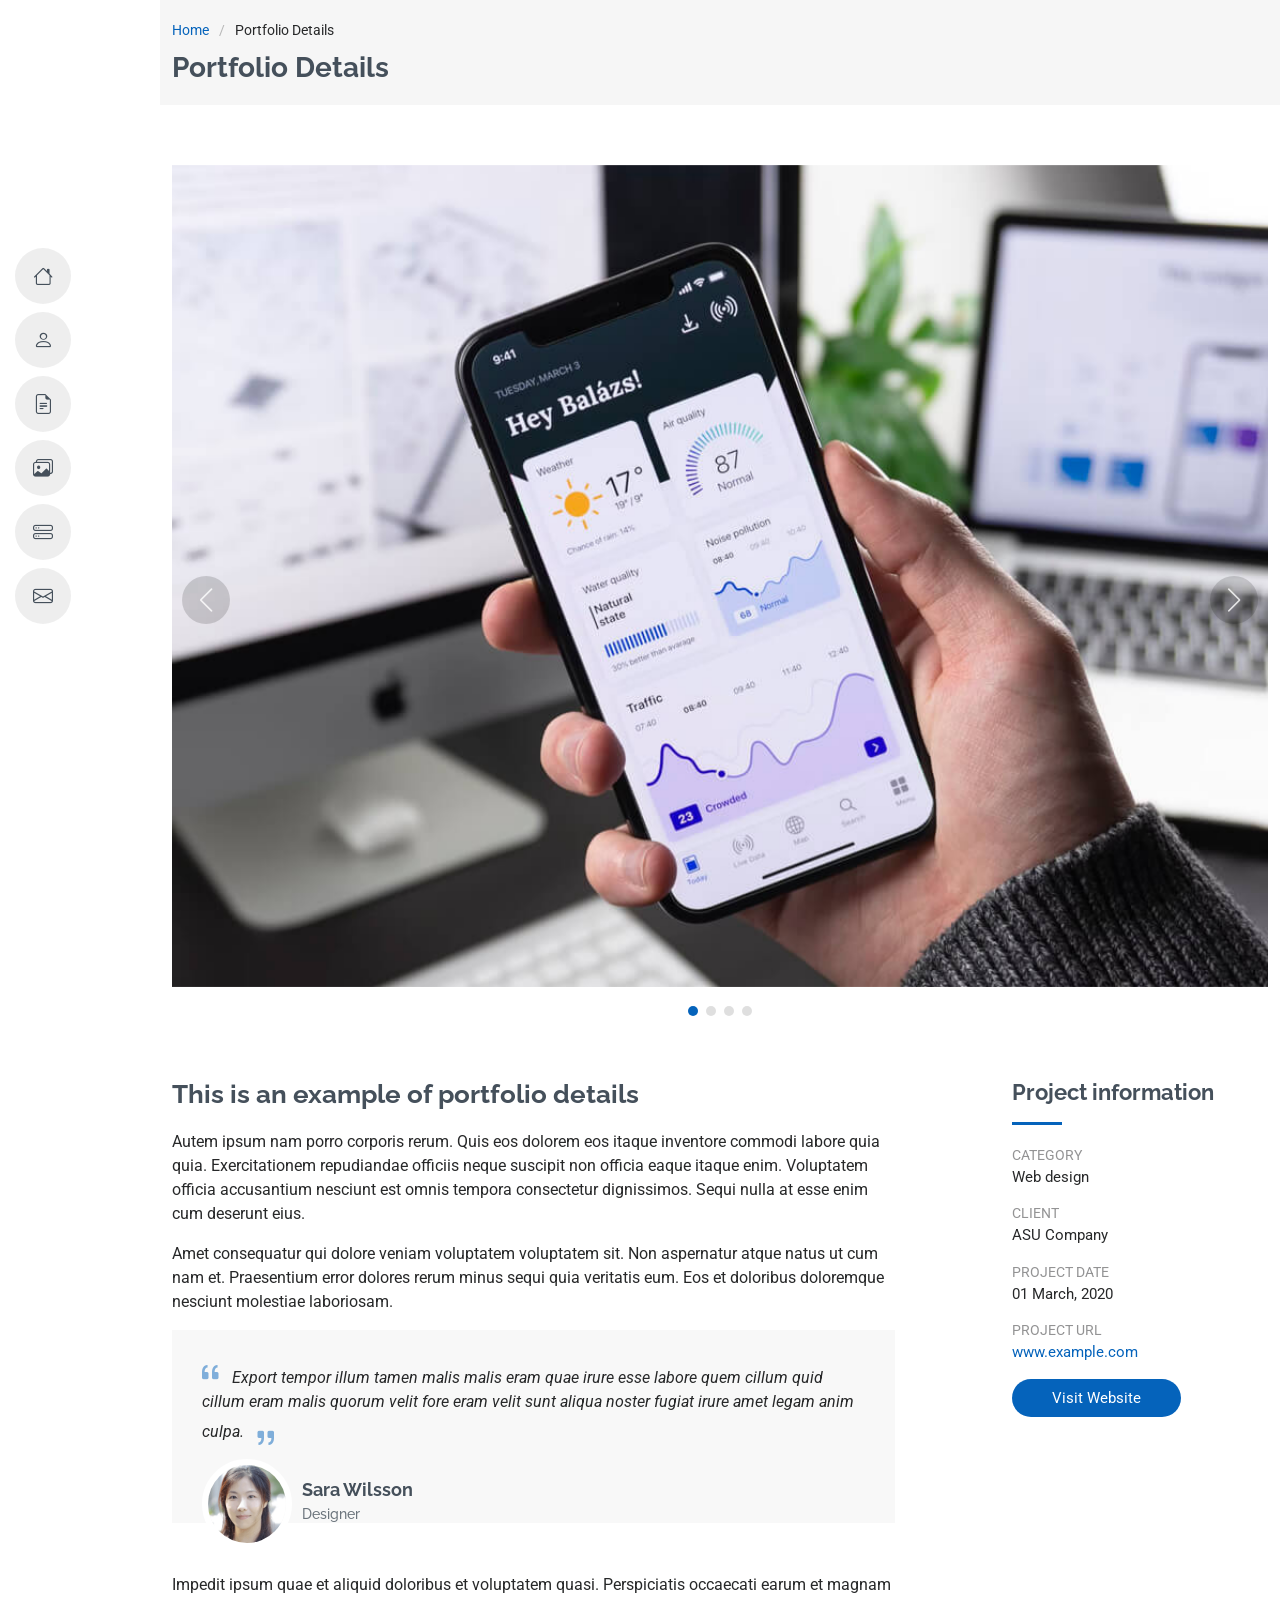
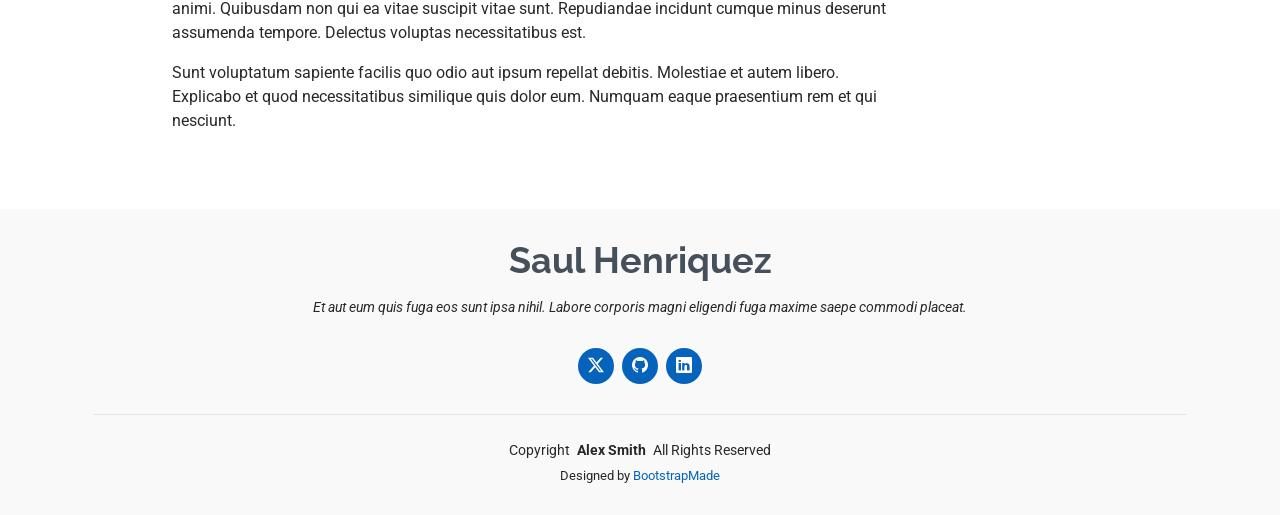
<file: portfolio-details.html>
<!DOCTYPE html>
<html lang="en">

<head>
  <meta charset="utf-8">
  <meta content="width=device-width, initial-scale=1.0" name="viewport">
  <title>Portfolio Details - MyResume Bootstrap Template</title>
  <meta content="" name="description">
  <meta content="" name="keywords">

  <!-- Favicons -->
  <link href="assets/img/favicon.png" rel="icon">
  <link href="assets/img/apple-touch-icon.png" rel="apple-touch-icon">

  <!-- Fonts -->
  <link href="https://fonts.googleapis.com" rel="preconnect">
  <link href="https://fonts.gstatic.com" rel="preconnect" crossorigin>
  <link href="https://fonts.googleapis.com/css2?family=Roboto:ital,wght@0,100;0,300;0,400;0,500;0,700;0,900;1,100;1,300;1,400;1,500;1,700;1,900&family=Poppins:ital,wght@0,100;0,200;0,300;0,400;0,500;0,600;0,700;0,800;0,900;1,100;1,200;1,300;1,400;1,500;1,600;1,700;1,800;1,900&family=Raleway:ital,wght@0,100;0,200;0,300;0,400;0,500;0,600;0,700;0,800;0,900;1,100;1,200;1,300;1,400;1,500;1,600;1,700;1,800;1,900&display=swap" rel="stylesheet">

  <!-- Vendor CSS Files -->
  <link href="assets/vendor/bootstrap/css/bootstrap.min.css" rel="stylesheet">
  <link href="assets/vendor/bootstrap-icons/bootstrap-icons.css" rel="stylesheet">
  <link href="assets/vendor/aos/aos.css" rel="stylesheet">
  <link href="assets/vendor/glightbox/css/glightbox.min.css" rel="stylesheet">
  <link href="assets/vendor/swiper/swiper-bundle.min.css" rel="stylesheet">

  <!-- Main CSS File -->
  <link href="assets/css/main.css" rel="stylesheet">

  <!-- =======================================================
  * Template Name: MyResume
  * Template URL: https://bootstrapmade.com/free-html-bootstrap-template-my-resume/
  * Updated: Jun 29 2024 with Bootstrap v5.3.3
  * Author: BootstrapMade.com
  * License: https://bootstrapmade.com/license/
  ======================================================== -->
</head>

<body class="portfolio-details-page">

  <header id="header" class="header d-flex flex-column justify-content-center">

    <i class="header-toggle d-xl-none bi bi-list"></i>

    <nav id="navmenu" class="navmenu">
      <ul>
        <li><a href="#hero"><i class="bi bi-house navicon"></i><span>Home</span></a></li>
        <li><a href="#about"><i class="bi bi-person navicon"></i><span>About</span></a></li>
        <li><a href="#resume"><i class="bi bi-file-earmark-text navicon"></i><span>Resume</span></a></li>
        <li><a href="#portfolio"><i class="bi bi-images navicon"></i><span>Portfolio</span></a></li>
        <li><a href="#services"><i class="bi bi-hdd-stack navicon"></i><span>Services</span></a></li>
        <li><a href="#contact"><i class="bi bi-envelope navicon"></i><span>Contact</span></a></li>
      </ul>
    </nav>

  </header>

  <main class="main">

    <!-- Page Title -->
    <div class="page-title" data-aos="fade">
      <div class="container">
        <nav class="breadcrumbs">
          <ol>
            <li><a href="index.html">Home</a></li>
            <li class="current">Portfolio Details</li>
          </ol>
        </nav>
        <h1>Portfolio Details</h1>
      </div>
    </div><!-- End Page Title -->

    <!-- Portfolio Details Section -->
    <section id="portfolio-details" class="portfolio-details section">

      <div class="container" data-aos="fade-up">

        <div class="portfolio-details-slider swiper init-swiper">
          <script type="application/json" class="swiper-config">
            {
              "loop": true,
              "speed": 600,
              "autoplay": {
                "delay": 5000
              },
              "slidesPerView": "auto",
              "navigation": {
                "nextEl": ".swiper-button-next",
                "prevEl": ".swiper-button-prev"
              },
              "pagination": {
                "el": ".swiper-pagination",
                "type": "bullets",
                "clickable": true
              }
            }
          </script>
          <div class="swiper-wrapper align-items-center">

            <div class="swiper-slide">
              <img src="assets/img/portfolio/app-1.jpg" alt="">
            </div>

            <div class="swiper-slide">
              <img src="assets/img/portfolio/product-1.jpg" alt="">
            </div>

            <div class="swiper-slide">
              <img src="assets/img/portfolio/branding-1.jpg" alt="">
            </div>

            <div class="swiper-slide">
              <img src="assets/img/portfolio/books-1.jpg" alt="">
            </div>

          </div>
          <div class="swiper-button-prev"></div>
          <div class="swiper-button-next"></div>
          <div class="swiper-pagination"></div>
        </div>

        <div class="row justify-content-between gy-4 mt-4">

          <div class="col-lg-8" data-aos="fade-up">
            <div class="portfolio-description">
              <h2>This is an example of portfolio details</h2>
              <p>
                Autem ipsum nam porro corporis rerum. Quis eos dolorem eos itaque inventore commodi labore quia quia. Exercitationem repudiandae officiis neque suscipit non officia eaque itaque enim. Voluptatem officia accusantium nesciunt est omnis tempora consectetur dignissimos. Sequi nulla at esse enim cum deserunt eius.
              </p>
              <p>
                Amet consequatur qui dolore veniam voluptatem voluptatem sit. Non aspernatur atque natus ut cum nam et. Praesentium error dolores rerum minus sequi quia veritatis eum. Eos et doloribus doloremque nesciunt molestiae laboriosam.
              </p>

              <div class="testimonial-item">
                <p>
                  <i class="bi bi-quote quote-icon-left"></i>
                  <span>Export tempor illum tamen malis malis eram quae irure esse labore quem cillum quid cillum eram malis quorum velit fore eram velit sunt aliqua noster fugiat irure amet legam anim culpa.</span>
                  <i class="bi bi-quote quote-icon-right"></i>
                </p>
                <div>
                  <img src="assets/img/testimonials/testimonials-2.jpg" class="testimonial-img" alt="">
                  <h3>Sara Wilsson</h3>
                  <h4>Designer</h4>
                </div>
              </div>

              <p>
                Impedit ipsum quae et aliquid doloribus et voluptatem quasi. Perspiciatis occaecati earum et magnam animi. Quibusdam non qui ea vitae suscipit vitae sunt. Repudiandae incidunt cumque minus deserunt assumenda tempore. Delectus voluptas necessitatibus est.
              </p>

              <p>
                Sunt voluptatum sapiente facilis quo odio aut ipsum repellat debitis. Molestiae et autem libero. Explicabo et quod necessitatibus similique quis dolor eum. Numquam eaque praesentium rem et qui nesciunt.
              </p>

            </div>
          </div>

          <div class="col-lg-3" data-aos="fade-up" data-aos-delay="100">
            <div class="portfolio-info">
              <h3>Project information</h3>
              <ul>
                <li><strong>Category</strong> Web design</li>
                <li><strong>Client</strong> ASU Company</li>
                <li><strong>Project date</strong> 01 March, 2020</li>
                <li><strong>Project URL</strong> <a href="#">www.example.com</a></li>
                <li><a href="#" class="btn-visit align-self-start">Visit Website</a></li>
              </ul>
            </div>
          </div>

        </div>

      </div>

    </section><!-- /Portfolio Details Section -->

  </main>

  <footer id="footer" class="footer position-relative light-background">
    <div class="container">
      <h3 class="sitename">Saul Henriquez</h3>
      <p>Et aut eum quis fuga eos sunt ipsa nihil. Labore corporis magni eligendi fuga maxime saepe commodi placeat.</p>
      <div class="social-links d-flex justify-content-center">
        <a href="https://x.com/saulhdev" target="_blank"><i class="bi bi-twitter-x"></i></a>
        <a href="https://github.com/saulhdev" target="_blank"><i class="bi bi-github"></i></a>
        <a href="https://www.linkedin.com/in/saulhdev/" target="_blank"><i class="bi bi-linkedin"></i></a>
      </div>
      <div class="container">
        <div class="copyright">
          <span>Copyright</span> <strong class="px-1 sitename">Alex Smith</strong> <span>All Rights Reserved</span>
        </div>
        <div class="credits">
          <!-- All the links in the footer should remain intact. -->
          <!-- You can delete the links only if you've purchased the pro version. -->
          <!-- Licensing information: https://bootstrapmade.com/license/ -->
          <!-- Purchase the pro version with working PHP/AJAX contact form: [buy-url] -->
          Designed by <a href="https://bootstrapmade.com/">BootstrapMade</a>
        </div>
      </div>
    </div>
  </footer>

  <!-- Scroll Top -->
  <a href="#" id="scroll-top" class="scroll-top d-flex align-items-center justify-content-center"><i class="bi bi-arrow-up-short"></i></a>

  <!-- Preloader -->
  <div id="preloader"></div>

  <!-- Vendor JS Files -->
  <script src="assets/vendor/bootstrap/js/bootstrap.bundle.min.js"></script>
  <script src="assets/vendor/php-email-form/validate.js"></script>
  <script src="assets/vendor/aos/aos.js"></script>
  <script src="assets/vendor/typed.js/typed.umd.js"></script>
  <script src="assets/vendor/purecounter/purecounter_vanilla.js"></script>
  <script src="assets/vendor/waypoints/noframework.waypoints.js"></script>
  <script src="assets/vendor/glightbox/js/glightbox.min.js"></script>
  <script src="assets/vendor/imagesloaded/imagesloaded.pkgd.min.js"></script>
  <script src="assets/vendor/isotope-layout/isotope.pkgd.min.js"></script>
  <script src="assets/vendor/swiper/swiper-bundle.min.js"></script>

  <!-- Main JS File -->
  <script src="assets/js/main.js"></script>

</body>

</html>
</file>
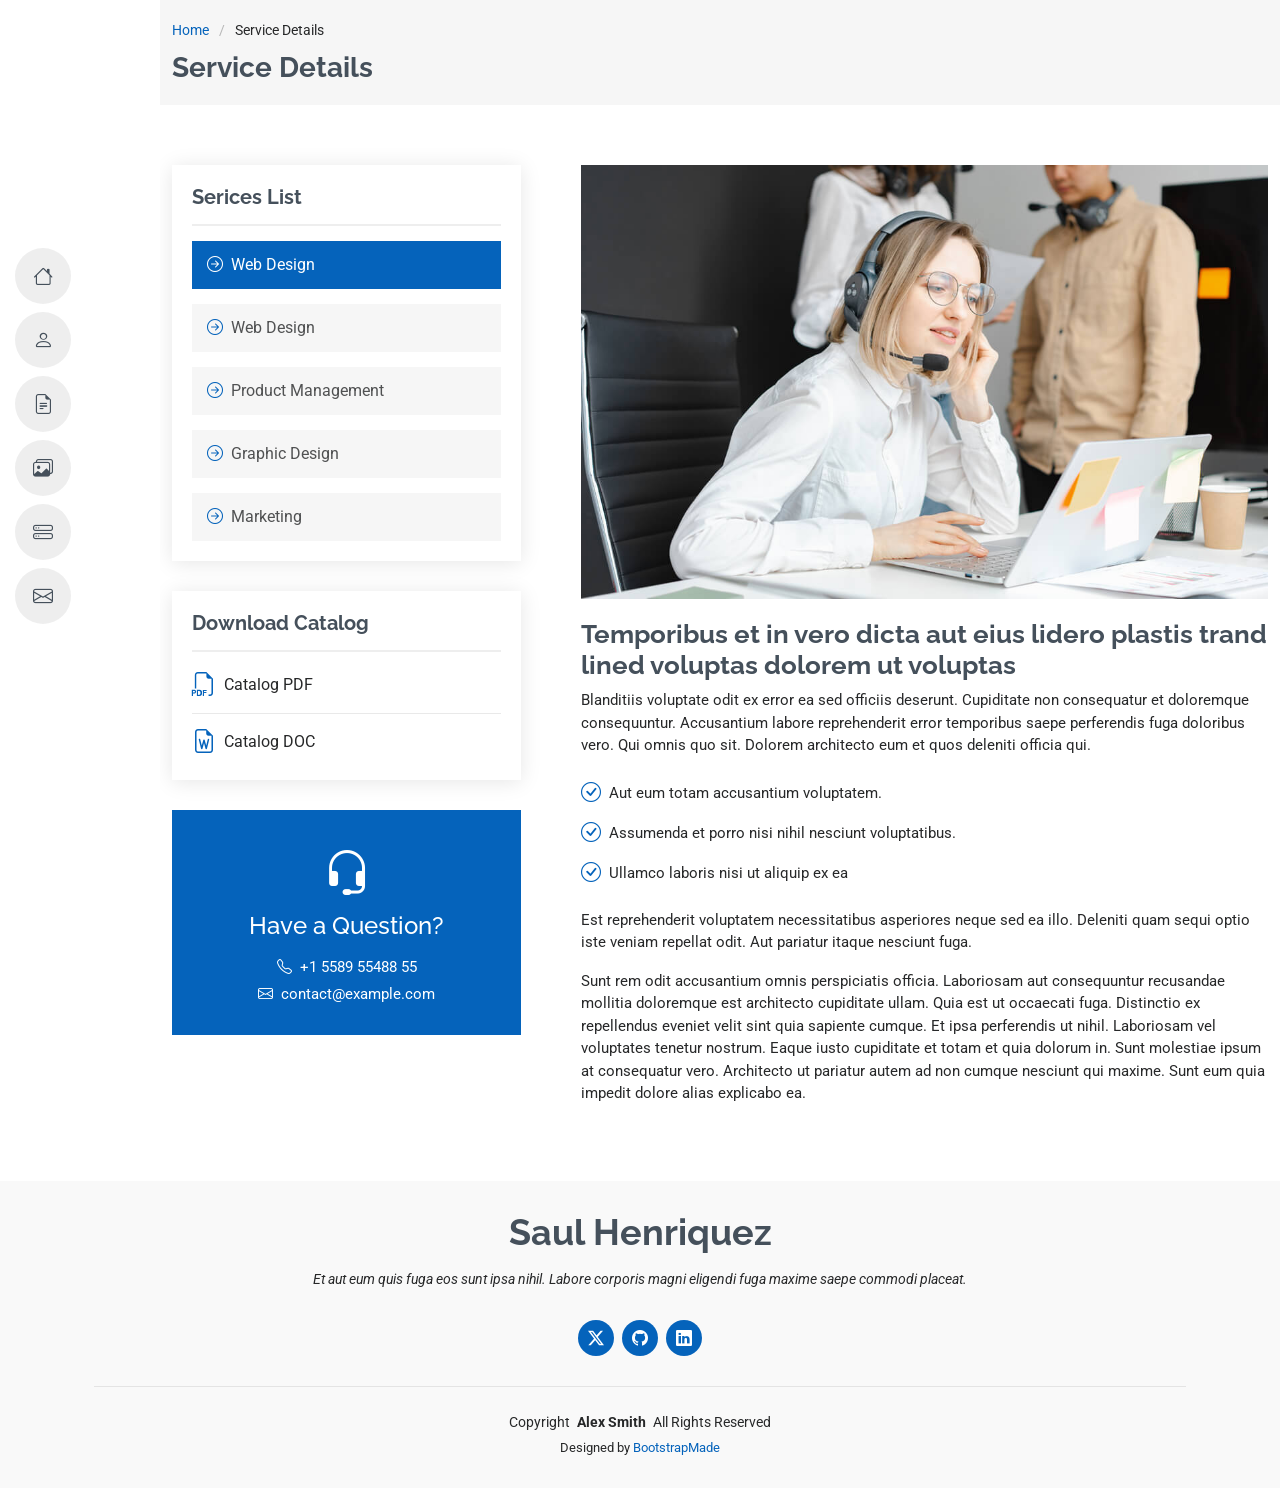
<file: service-details.html>
<!DOCTYPE html>
<html lang="en">

<head>
  <meta charset="utf-8">
  <meta content="width=device-width, initial-scale=1.0" name="viewport">
  <title>Service Details - MyResume Bootstrap Template</title>
  <meta content="" name="description">
  <meta content="" name="keywords">

  <!-- Favicons -->
  <link href="assets/img/favicon.png" rel="icon">
  <link href="assets/img/apple-touch-icon.png" rel="apple-touch-icon">

  <!-- Fonts -->
  <link href="https://fonts.googleapis.com" rel="preconnect">
  <link href="https://fonts.gstatic.com" rel="preconnect" crossorigin>
  <link href="https://fonts.googleapis.com/css2?family=Roboto:ital,wght@0,100;0,300;0,400;0,500;0,700;0,900;1,100;1,300;1,400;1,500;1,700;1,900&family=Poppins:ital,wght@0,100;0,200;0,300;0,400;0,500;0,600;0,700;0,800;0,900;1,100;1,200;1,300;1,400;1,500;1,600;1,700;1,800;1,900&family=Raleway:ital,wght@0,100;0,200;0,300;0,400;0,500;0,600;0,700;0,800;0,900;1,100;1,200;1,300;1,400;1,500;1,600;1,700;1,800;1,900&display=swap" rel="stylesheet">

  <!-- Vendor CSS Files -->
  <link href="assets/vendor/bootstrap/css/bootstrap.min.css" rel="stylesheet">
  <link href="assets/vendor/bootstrap-icons/bootstrap-icons.css" rel="stylesheet">
  <link href="assets/vendor/aos/aos.css" rel="stylesheet">
  <link href="assets/vendor/glightbox/css/glightbox.min.css" rel="stylesheet">
  <link href="assets/vendor/swiper/swiper-bundle.min.css" rel="stylesheet">

  <!-- Main CSS File -->
  <link href="assets/css/main.css" rel="stylesheet">

  <!-- =======================================================
  * Template Name: MyResume
  * Template URL: https://bootstrapmade.com/free-html-bootstrap-template-my-resume/
  * Updated: Jun 29 2024 with Bootstrap v5.3.3
  * Author: BootstrapMade.com
  * License: https://bootstrapmade.com/license/
  ======================================================== -->
</head>

<body class="service-details-page">

  <header id="header" class="header d-flex flex-column justify-content-center">

    <i class="header-toggle d-xl-none bi bi-list"></i>

    <nav id="navmenu" class="navmenu">
      <ul>
        <li><a href="#hero"><i class="bi bi-house navicon"></i><span>Home</span></a></li>
        <li><a href="#about"><i class="bi bi-person navicon"></i><span>About</span></a></li>
        <li><a href="#resume"><i class="bi bi-file-earmark-text navicon"></i><span>Resume</span></a></li>
        <li><a href="#portfolio"><i class="bi bi-images navicon"></i><span>Portfolio</span></a></li>
        <li><a href="#services"><i class="bi bi-hdd-stack navicon"></i><span>Services</span></a></li>
        <li><a href="#contact"><i class="bi bi-envelope navicon"></i><span>Contact</span></a></li>
      </ul>
    </nav>

  </header>

  <main class="main">

    <!-- Page Title -->
    <div class="page-title" data-aos="fade">
      <div class="container">
        <nav class="breadcrumbs">
          <ol>
            <li><a href="index.html">Home</a></li>
            <li class="current">Service Details</li>
          </ol>
        </nav>
        <h1>Service Details</h1>
      </div>
    </div><!-- End Page Title -->

    <!-- Service Details Section -->
    <section id="service-details" class="service-details section">

      <div class="container">

        <div class="row gy-5">

          <div class="col-lg-4" data-aos="fade-up" data-aos-delay="100">

            <div class="service-box">
              <h4>Serices List</h4>
              <div class="services-list">
                <a href="#" class="active"><i class="bi bi-arrow-right-circle"></i><span>Web Design</span></a>
                <a href="#"><i class="bi bi-arrow-right-circle"></i><span>Web Design</span></a>
                <a href="#"><i class="bi bi-arrow-right-circle"></i><span>Product Management</span></a>
                <a href="#"><i class="bi bi-arrow-right-circle"></i><span>Graphic Design</span></a>
                <a href="#"><i class="bi bi-arrow-right-circle"></i><span>Marketing</span></a>
              </div>
            </div><!-- End Services List -->

            <div class="service-box">
              <h4>Download Catalog</h4>
              <div class="download-catalog">
                <a href="#"><i class="bi bi-filetype-pdf"></i><span>Catalog PDF</span></a>
                <a href="#"><i class="bi bi-file-earmark-word"></i><span>Catalog DOC</span></a>
              </div>
            </div><!-- End Services List -->

            <div class="help-box d-flex flex-column justify-content-center align-items-center">
              <i class="bi bi-headset help-icon"></i>
              <h4>Have a Question?</h4>
              <p class="d-flex align-items-center mt-2 mb-0"><i class="bi bi-telephone me-2"></i> <span>+1 5589 55488 55</span></p>
              <p class="d-flex align-items-center mt-1 mb-0"><i class="bi bi-envelope me-2"></i> <a href="mailto:contact@example.com">contact@example.com</a></p>
            </div>

          </div>

          <div class="col-lg-8 ps-lg-5" data-aos="fade-up" data-aos-delay="200">
            <img src="assets/img/services.jpg" alt="" class="img-fluid services-img">
            <h3>Temporibus et in vero dicta aut eius lidero plastis trand lined voluptas dolorem ut voluptas</h3>
            <p>
              Blanditiis voluptate odit ex error ea sed officiis deserunt. Cupiditate non consequatur et doloremque consequuntur. Accusantium labore reprehenderit error temporibus saepe perferendis fuga doloribus vero. Qui omnis quo sit. Dolorem architecto eum et quos deleniti officia qui.
            </p>
            <ul>
              <li><i class="bi bi-check-circle"></i> <span>Aut eum totam accusantium voluptatem.</span></li>
              <li><i class="bi bi-check-circle"></i> <span>Assumenda et porro nisi nihil nesciunt voluptatibus.</span></li>
              <li><i class="bi bi-check-circle"></i> <span>Ullamco laboris nisi ut aliquip ex ea</span></li>
            </ul>
            <p>
              Est reprehenderit voluptatem necessitatibus asperiores neque sed ea illo. Deleniti quam sequi optio iste veniam repellat odit. Aut pariatur itaque nesciunt fuga.
            </p>
            <p>
              Sunt rem odit accusantium omnis perspiciatis officia. Laboriosam aut consequuntur recusandae mollitia doloremque est architecto cupiditate ullam. Quia est ut occaecati fuga. Distinctio ex repellendus eveniet velit sint quia sapiente cumque. Et ipsa perferendis ut nihil. Laboriosam vel voluptates tenetur nostrum. Eaque iusto cupiditate et totam et quia dolorum in. Sunt molestiae ipsum at consequatur vero. Architecto ut pariatur autem ad non cumque nesciunt qui maxime. Sunt eum quia impedit dolore alias explicabo ea.
            </p>
          </div>

        </div>

      </div>

    </section><!-- /Service Details Section -->

  </main>

  <footer id="footer" class="footer position-relative light-background">
    <div class="container">
      <h3 class="sitename">Saul Henriquez</h3>
      <p>Et aut eum quis fuga eos sunt ipsa nihil. Labore corporis magni eligendi fuga maxime saepe commodi placeat.</p>
      <div class="social-links d-flex justify-content-center">
        <a href="https://x.com/saulhdev" target="_blank"><i class="bi bi-twitter-x"></i></a>
        <a href="https://github.com/saulhdev" target="_blank"><i class="bi bi-github"></i></a>
        <a href="https://www.linkedin.com/in/saulhdev/" target="_blank"><i class="bi bi-linkedin"></i></a>
      </div>
      <div class="container">
        <div class="copyright">
          <span>Copyright</span> <strong class="px-1 sitename">Alex Smith</strong> <span>All Rights Reserved</span>
        </div>
        <div class="credits">
          <!-- All the links in the footer should remain intact. -->
          <!-- You can delete the links only if you've purchased the pro version. -->
          <!-- Licensing information: https://bootstrapmade.com/license/ -->
          <!-- Purchase the pro version with working PHP/AJAX contact form: [buy-url] -->
          Designed by <a href="https://bootstrapmade.com/">BootstrapMade</a>
        </div>
      </div>
    </div>
  </footer>

  <!-- Scroll Top -->
  <a href="#" id="scroll-top" class="scroll-top d-flex align-items-center justify-content-center"><i class="bi bi-arrow-up-short"></i></a>

  <!-- Preloader -->
  <div id="preloader"></div>

  <!-- Vendor JS Files -->
  <script src="assets/vendor/bootstrap/js/bootstrap.bundle.min.js"></script>
  <script src="assets/vendor/php-email-form/validate.js"></script>
  <script src="assets/vendor/aos/aos.js"></script>
  <script src="assets/vendor/typed.js/typed.umd.js"></script>
  <script src="assets/vendor/purecounter/purecounter_vanilla.js"></script>
  <script src="assets/vendor/waypoints/noframework.waypoints.js"></script>
  <script src="assets/vendor/glightbox/js/glightbox.min.js"></script>
  <script src="assets/vendor/imagesloaded/imagesloaded.pkgd.min.js"></script>
  <script src="assets/vendor/isotope-layout/isotope.pkgd.min.js"></script>
  <script src="assets/vendor/swiper/swiper-bundle.min.js"></script>

  <!-- Main JS File -->
  <script src="assets/js/main.js"></script>

</body>

</html>
</file>
<file: assets/css/main.css>
/**
* Template Name: MyResume
* Template URL: https://bootstrapmade.com/free-html-bootstrap-template-my-resume/
* Updated: Jun 29 2024 with Bootstrap v5.3.3
* Author: BootstrapMade.com
* License: https://bootstrapmade.com/license/
*/

/*--------------------------------------------------------------
# Font & Color Variables
# Help: https://bootstrapmade.com/color-system/
--------------------------------------------------------------*/
/* Fonts */
:root {
  --default-font: "Roboto",  system-ui, -apple-system, "Segoe UI", Roboto, "Helvetica Neue", Arial, "Noto Sans", "Liberation Sans", sans-serif, "Apple Color Emoji", "Segoe UI Emoji", "Segoe UI Symbol", "Noto Color Emoji";
  --heading-font: "Raleway",  sans-serif;
  --nav-font: "Poppins",  sans-serif;
}

/* Global Colors - The following color variables are used throughout the website. Updating them here will change the color scheme of the entire website */
:root { 
  --background-color: #ffffff; /* Background color for the entire website, including individual sections */
  --default-color: #272829; /* Default color used for the majority of the text content across the entire website */
  --heading-color: #45505b; /* Color for headings, subheadings and title throughout the website */
  --accent-color: #0563bb; /* Accent color that represents your brand on the website. It's used for buttons, links, and other elements that need to stand out */
  --surface-color: #ffffff; /* The surface color is used as a background of boxed elements within sections, such as cards, icon boxes, or other elements that require a visual separation from the global background. */
  --contrast-color: #ffffff; /* Contrast color for text, ensuring readability against backgrounds of accent, heading, or default colors. */
}

/* Nav Menu Colors - The following color variables are used specifically for the navigation menu. They are separate from the global colors to allow for more customization options */
:root {
  --nav-color: #45505b;  /* The default color of the main navmenu links */
  --nav-hover-color: #0563bb; /* Applied to main navmenu links when they are hovered over or active */
  --nav-mobile-background-color: #ffffff; /* Used as the background color for mobile navigation menu */
  --nav-dropdown-background-color: #ffffff; /* Used as the background color for dropdown items that appear when hovering over primary navigation items */
  --nav-dropdown-color: #212529; /* Used for navigation links of the dropdown items in the navigation menu. */
  --nav-dropdown-hover-color: #0563bb; /* Similar to --nav-hover-color, this color is applied to dropdown navigation links when they are hovered over. */
}

/* Color Presets - These classes override global colors when applied to any section or element, providing reuse of the sam color scheme. */

.light-background {
  --background-color: #f9f9f9;
  --surface-color: #ffffff;
}

.dark-background {
  --background-color: #060606;
  --default-color: #ffffff;
  --heading-color: #ffffff;
  --surface-color: #252525;
  --contrast-color: #ffffff;
}

/* Smooth scroll */
:root {
  scroll-behavior: smooth;
}

/*--------------------------------------------------------------
# General Styling & Shared Classes
--------------------------------------------------------------*/
body {
  color: var(--default-color);
  background-color: var(--background-color);
  font-family: var(--default-font);
}

a {
  color: var(--accent-color);
  text-decoration: none;
  transition: 0.3s;
}

a:hover {
  color: color-mix(in srgb, var(--accent-color), transparent 25%);
  text-decoration: none;
}

h1,
h2,
h3,
h4,
h5,
h6 {
  color: var(--heading-color);
  font-family: var(--heading-font);
}

/* PHP Email Form Messages
------------------------------*/
.php-email-form .error-message {
  display: none;
  background: #df1529;
  color: #ffffff;
  text-align: left;
  padding: 15px;
  margin-bottom: 24px;
  font-weight: 600;
}

.php-email-form .sent-message {
  display: none;
  color: #ffffff;
  background: #059652;
  text-align: center;
  padding: 15px;
  margin-bottom: 24px;
  font-weight: 600;
}

.php-email-form .loading {
  display: none;
  background: var(--surface-color);
  text-align: center;
  padding: 15px;
  margin-bottom: 24px;
}

.php-email-form .loading:before {
  content: "";
  display: inline-block;
  border-radius: 50%;
  width: 24px;
  height: 24px;
  margin: 0 10px -6px 0;
  border: 3px solid var(--accent-color);
  border-top-color: var(--surface-color);
  animation: php-email-form-loading 1s linear infinite;
}

@keyframes php-email-form-loading {
  0% {
    transform: rotate(0deg);
  }

  100% {
    transform: rotate(360deg);
  }
}

/*--------------------------------------------------------------
# Global Header
--------------------------------------------------------------*/
.header {
  color: var(--default-color);
  position: fixed;
  top: 0;
  left: 0;
  bottom: 0;
  padding: 0 15px;
  transition: all ease-in-out 0.3s;
  overflow-y: auto;
  z-index: 997;
  min-width: 200px;
}

@media (max-width: 1199px) {
  .header {
    background-color: var(--background-color);
    border-right: 1px solid color-mix(in srgb, var(--default-color), transparent 90%);
    width: 300px;
    left: -100%;
  }
}

@media (min-width: 1200px) and (max-width: 1600px) {
  .header~main {
    margin-left: 160px;
  }

  .header~main .hero {
    margin-left: -160px;
    width: 100vw;
  }
}

.header.header-show {
  left: 0;
}

.header .header-toggle {
  color: var(--contrast-color);
  background-color: var(--accent-color);
  font-size: 22px;
  display: flex;
  align-items: center;
  justify-content: center;
  width: 40px;
  height: 40px;
  border-radius: 50%;
  cursor: pointer;
  position: fixed;
  top: 15px;
  right: 15px;
  z-index: 9999;
  transition: background-color 0.3s;
}

.header .header-toggle:hover {
  color: var(--contrast-color);
  background-color: color-mix(in srgb, var(--accent-color) 90%, white 15%);
}

/*--------------------------------------------------------------
# Navigation Menu
--------------------------------------------------------------*/
.navmenu {
  padding: 0;
  z-index: 9997;
}

.navmenu ul {
  list-style: none;
  padding: 0 0 20px 0;
  margin: 0;
  width: 140px;
}

.navmenu a,
.navmenu a:focus {
  color: var(--nav-color);
  font-family: var(--nav-font);
  display: flex;
  align-items: center;
  padding: 10px 18px;
  margin-bottom: 8px;
  font-size: 15px;
  border-radius: 50px;
  background: color-mix(in srgb, var(--default-color), transparent 92%);
  height: 56px;
  width: 100%;
  overflow: hidden;
  transition: 0.3s;
}

.navmenu a i,
.navmenu a:focus i {
  font-size: 20px;
}

.navmenu a span,
.navmenu a:focus span {
  padding: 0 5px 0 7px;
}

@media (min-width: 992px) {

  .navmenu a,
  .navmenu a:focus {
    max-width: 56px;
  }

  .navmenu a span,
  .navmenu a:focus span {
    display: none;
  }
}

.navmenu a:hover,
.navmenu .active,
.navmenu .active:focus,
.navmenu li:hover>a {
  color: var(--contrast-color);
  background: var(--nav-hover-color);
}

.navmenu a:hover,
.navmenu li:hover>a {
  max-width: 100%;
  color: var(--contrast-color);
}

.navmenu a:hover span,
.navmenu li:hover>a span {
  display: block;
}

/*--------------------------------------------------------------
# Global Footer
--------------------------------------------------------------*/
.footer {
  color: var(--default-color);
  background-color: var(--background-color);
  font-size: 14px;
  text-align: center;
  padding: 30px 0;
  position: relative;
}

.footer h3 {
  font-size: 36px;
  font-weight: 700;
  position: relative;
  padding: 0;
  margin: 0 0 15px 0;
}

.footer p {
  font-size: 15;
  font-style: italic;
  padding: 0;
  margin: 0 0 30px 0;
}

.footer .social-links {
  margin: 0 0 30px 0;
}

.footer .social-links a {
  font-size: 16px;
  display: flex;
  align-items: center;
  justify-content: center;
  background: var(--accent-color);
  color: var(--contrast-color);
  line-height: 1;
  margin: 0 4px;
  border-radius: 50%;
  text-align: center;
  width: 36px;
  height: 36px;
  transition: 0.3s;
}

.footer .social-links a:hover {
  background: color-mix(in srgb, var(--accent-color), transparent 20%);
  text-decoration: none;
}

.footer .copyright {
  padding-top: 25px;
  border-top: 1px solid color-mix(in srgb, var(--default-color), transparent 90%);
}

.footer .credits {
  font-size: 13px;
  padding-top: 5px;
}

/*--------------------------------------------------------------
# Preloader
--------------------------------------------------------------*/
#preloader {
  position: fixed;
  inset: 0;
  z-index: 999999;
  overflow: hidden;
  background: var(--background-color);
  transition: all 0.6s ease-out;
}

#preloader:before {
  content: "";
  position: fixed;
  top: calc(50% - 30px);
  left: calc(50% - 30px);
  border: 6px solid #ffffff;
  border-color: var(--accent-color) transparent var(--accent-color) transparent;
  border-radius: 50%;
  width: 60px;
  height: 60px;
  animation: animate-preloader 1.5s linear infinite;
}

@keyframes animate-preloader {
  0% {
    transform: rotate(0deg);
  }

  100% {
    transform: rotate(360deg);
  }
}

/*--------------------------------------------------------------
# Scroll Top Button
--------------------------------------------------------------*/
.scroll-top {
  position: fixed;
  visibility: hidden;
  opacity: 0;
  right: 15px;
  bottom: -15px;
  z-index: 99999;
  background-color: var(--accent-color);
  width: 44px;
  height: 44px;
  border-radius: 50px;
  transition: all 0.4s;
}

.scroll-top i {
  font-size: 24px;
  color: var(--contrast-color);
  line-height: 0;
}

.scroll-top:hover {
  background-color: color-mix(in srgb, var(--accent-color), transparent 20%);
  color: var(--contrast-color);
}

.scroll-top.active {
  visibility: visible;
  opacity: 1;
  bottom: 15px;
}

/*--------------------------------------------------------------
# Disable aos animation delay on mobile devices
--------------------------------------------------------------*/
@media screen and (max-width: 768px) {
  [data-aos-delay] {
    transition-delay: 0 !important;
  }
}

/*--------------------------------------------------------------
# Global Page Titles & Breadcrumbs
--------------------------------------------------------------*/
.page-title {
  --background-color: color-mix(in srgb, var(--default-color), transparent 96%);
  color: var(--default-color);
  background-color: var(--background-color);
  padding: 20px 0;
  position: relative;
}

.page-title h1 {
  font-size: 28px;
  font-weight: 700;
  margin: 0;
}

.page-title .breadcrumbs ol {
  display: flex;
  flex-wrap: wrap;
  list-style: none;
  padding: 0 0 10px 0;
  margin: 0;
  font-size: 14px;
  font-weight: 400;
}

.page-title .breadcrumbs ol li+li {
  padding-left: 10px;
}

.page-title .breadcrumbs ol li+li::before {
  content: "/";
  display: inline-block;
  padding-right: 10px;
  color: color-mix(in srgb, var(--default-color), transparent 70%);
}

/*--------------------------------------------------------------
# Global Sections
--------------------------------------------------------------*/
section,
.section {
  color: var(--default-color);
  background-color: var(--background-color);
  padding: 60px 0;
  overflow: clip;
}

/*--------------------------------------------------------------
# Global Section Titles
--------------------------------------------------------------*/
.section-title {
  text-align: center;
  padding-bottom: 60px;
  position: relative;
}

.section-title h2 {
  font-size: 32px;
  font-weight: 700;
  margin-bottom: 20px;
  padding-bottom: 20px;
  position: relative;
}

.section-title h2:before {
  content: "";
  position: absolute;
  display: block;
  width: 160px;
  height: 1px;
  background: color-mix(in srgb, var(--default-color), transparent 60%);
  left: 0;
  right: 0;
  bottom: 1px;
  margin: auto;
}

.section-title h2::after {
  content: "";
  position: absolute;
  display: block;
  width: 60px;
  height: 3px;
  background: var(--accent-color);
  left: 0;
  right: 0;
  bottom: 0;
  margin: auto;
}

.section-title p {
  margin-bottom: 0;
}

/*--------------------------------------------------------------
# Hero Section
--------------------------------------------------------------*/
.hero {
  width: 100%;
  min-height: 100vh;
  position: relative;
  padding: 80px 0;
  display: flex;
  align-items: center;
  justify-content: center;
}

.hero img {
  position: absolute;
  inset: 0;
  display: block;
  width: 100%;
  height: 100%;
  object-fit: cover;
  z-index: 1;
}

.hero:before {
  content: "";
  background: color-mix(in srgb, var(--background-color), transparent 30%);
  position: absolute;
  inset: 0;
  z-index: 2;
}

.hero .container {
  position: relative;
  z-index: 3;
}

.hero h2 {
  margin: 0;
  font-size: 64px;
  font-weight: 700;
}

.hero p {
  margin: 5px 0 0 0;
  font-size: 26px;
}

.hero p span {
  letter-spacing: 1px;
  border-bottom: 2px solid var(--accent-color);
}

.hero .social-links {
  margin-top: 25px;
}

.hero .social-links a {
  font-size: 20px;
  display: inline-block;
  color: color-mix(in srgb, var(--default-color), transparent 30%);
  line-height: 1;
  margin-right: 20px;
  transition: 0.3s;
}

.hero .social-links a:hover {
  color: var(--accent-color);
}

@media (max-width: 768px) {
  .hero h2 {
    font-size: 32px;
  }

  .hero p {
    font-size: 20px;
  }
}

/*--------------------------------------------------------------
# About Section
--------------------------------------------------------------*/
.about .content h2 {
  font-weight: 700;
  font-size: 24px;
}

.about .content ul {
  list-style: none;
  padding: 0;
}

.about .content ul li {
  margin-bottom: 20px;
  display: flex;
  align-items: center;
}

.about .content ul strong {
  margin-right: 10px;
}

.about .content ul i {
  font-size: 16px;
  margin-right: 5px;
  color: var(--accent-color);
  line-height: 0;
}

/*--------------------------------------------------------------
# Stats Section
--------------------------------------------------------------*/
.stats i {
  background-color: var(--accent-color);
  color: var(--contrast-color);
  width: 54px;
  height: 54px;
  font-size: 24px;
  border-radius: 50px;
  display: inline-flex;
  align-items: center;
  justify-content: center;
  position: relative;
  z-index: 1;
}

.stats .stats-item {
  margin-top: 10px;
  width: 100%;
  position: relative;
  text-align: center;
  z-index: 0;
}

.stats .stats-item span {
  font-size: 36px;
  display: block;
  font-weight: 700;
  color: color-mix(in srgb, var(--default-color), transparent 20%);
}

.stats .stats-item p {
  padding: 0;
  margin: 0;
  color: color-mix(in srgb, var(--default-color), transparent 50%);
  font-size: 16px;
}

/*--------------------------------------------------------------
# Skills Section
--------------------------------------------------------------*/
.skills .progress {
  height: 45px;
  display: block;
  background: none;
  border-radius: 0;
}

.skills .progress .skill {
  color: var(--heading-color);
  padding: 0;
  margin: 0 0 6px 0;
  text-transform: uppercase;
  display: block;
  font-weight: 600;
  font-family: var(--heading-font);
}

.skills .progress .skill .val {
  float: right;
  font-style: normal;
}

.skills .progress-bar-wrap {
  background: color-mix(in srgb, var(--default-color), transparent 90%);
  height: 10px;
}

.skills .progress-bar {
  width: 1px;
  height: 10px;
  transition: 0.9s;
  background-color: var(--accent-color);
}

/*--------------------------------------------------------------
# Resume Section
--------------------------------------------------------------*/
.resume .resume-title {
  color: var(--heading-color);
  font-size: 26px;
  font-weight: 700;
  margin-top: 20px;
  margin-bottom: 20px;
}

.resume .resume-item {
  padding: 0 0 20px 20px;
  margin-top: -2px;
  border-left: 2px solid var(--accent-color);
  position: relative;
}

.resume .resume-item h4 {
  line-height: 18px;
  font-size: 18px;
  font-weight: 600;
  text-transform: uppercase;
  color: color-mix(in srgb, var(--default-color), transparent 20%);
  margin-bottom: 10px;
}

.resume .resume-item h5 {
  font-size: 16px;
  padding: 5px 15px;
  display: inline-block;
  font-weight: 600;
  margin-bottom: 10px;
}

.resume .resume-item ul {
  padding-left: 20px;
}

.resume .resume-item ul li {
  padding-bottom: 10px;
}

.resume .resume-item:last-child {
  padding-bottom: 0;
}

.resume .resume-item::before {
  content: "";
  position: absolute;
  width: 16px;
  height: 16px;
  border-radius: 50px;
  left: -9px;
  top: 0;
  background: var(--background-color);
  border: 2px solid var(--accent-color);
}

/*--------------------------------------------------------------
# Portfolio Section
--------------------------------------------------------------*/
.portfolio .portfolio-filters {
  padding: 0;
  margin: 0 auto 20px auto;
  list-style: none;
  text-align: center;
}

.portfolio .portfolio-filters li {
  cursor: pointer;
  display: inline-block;
  padding: 8px 20px 10px 20px;
  margin: 0;
  font-size: 15px;
  font-weight: 500;
  line-height: 1;
  margin-bottom: 5px;
  border-radius: 50px;
  transition: all 0.3s ease-in-out;
  font-family: var(--heading-font);
}

.portfolio .portfolio-filters li:hover,
.portfolio .portfolio-filters li.filter-active {
  color: var(--contrast-color);
  background-color: var(--accent-color);
}

.portfolio .portfolio-filters li:first-child {
  margin-left: 0;
}

.portfolio .portfolio-filters li:last-child {
  margin-right: 0;
}

@media (max-width: 575px) {
  .portfolio .portfolio-filters li {
    font-size: 14px;
    margin: 0 0 10px 0;
  }
}

.portfolio .portfolio-item {
  position: relative;
  overflow: hidden;
}

.portfolio .portfolio-item .portfolio-info {
  opacity: 0;
  position: absolute;
  left: 12px;
  right: 12px;
  bottom: -100%;
  z-index: 3;
  transition: all ease-in-out 0.5s;
  background: color-mix(in srgb, var(--background-color), transparent 10%);
  padding: 15px;
}

.portfolio .portfolio-item .portfolio-info h4 {
  font-size: 18px;
  font-weight: 600;
  padding-right: 50px;
}

.portfolio .portfolio-item .portfolio-info p {
  color: color-mix(in srgb, var(--default-color), transparent 30%);
  font-size: 14px;
  margin-bottom: 0;
  padding-right: 50px;
}

.portfolio .portfolio-item .portfolio-info .preview-link,
.portfolio .portfolio-item .portfolio-info .details-link {
  position: absolute;
  right: 50px;
  font-size: 24px;
  top: calc(50% - 14px);
  color: color-mix(in srgb, var(--default-color), transparent 30%);
  transition: 0.3s;
  line-height: 0;
}

.portfolio .portfolio-item .portfolio-info .preview-link:hover,
.portfolio .portfolio-item .portfolio-info .details-link:hover {
  color: var(--accent-color);
}

.portfolio .portfolio-item .portfolio-info .details-link {
  right: 14px;
  font-size: 28px;
}

.portfolio .portfolio-item:hover .portfolio-info {
  opacity: 1;
  bottom: 0;
}

/*--------------------------------------------------------------
# Services Section
--------------------------------------------------------------*/
.services .service-item {
  background-color: var(--surface-color);
  box-shadow: 0px 5px 90px 0px rgba(0, 0, 0, 0.1);
  height: 100%;
  padding: 60px 30px;
  text-align: center;
  transition: 0.3s;
  border-radius: 5px;
}

.services .service-item .icon {
  margin: 0 auto;
  width: 100px;
  height: 100px;
  display: flex;
  align-items: center;
  justify-content: center;
  transition: ease-in-out 0.3s;
  position: relative;
}

.services .service-item .icon i {
  font-size: 36px;
  transition: 0.5s;
  position: relative;
}

.services .service-item .icon svg {
  position: absolute;
  top: 0;
  left: 0;
}

.services .service-item .icon svg path {
  transition: 0.5s;
  fill: color-mix(in srgb, var(--default-color), transparent 95%);
}

.services .service-item h3 {
  font-weight: 700;
  margin: 10px 0 15px 0;
  font-size: 22px;
}

.services .service-item p {
  line-height: 24px;
  font-size: 14px;
  margin-bottom: 0;
}

.services .service-item:hover {
  box-shadow: 0px 5px 35px 0px rgba(0, 0, 0, 0.1);
}

.services .service-item.item-cyan i {
  color: #0dcaf0;
}

.services .service-item.item-cyan:hover .icon i {
  color: #fff;
}

.services .service-item.item-cyan:hover .icon path {
  fill: #0dcaf0;
}

.services .service-item.item-orange i {
  color: #fd7e14;
}

.services .service-item.item-orange:hover .icon i {
  color: #fff;
}

.services .service-item.item-orange:hover .icon path {
  fill: #fd7e14;
}

.services .service-item.item-teal i {
  color: #20c997;
}

.services .service-item.item-teal:hover .icon i {
  color: #fff;
}

.services .service-item.item-teal:hover .icon path {
  fill: #20c997;
}

.services .service-item.item-red i {
  color: #df1529;
}

.services .service-item.item-red:hover .icon i {
  color: #fff;
}

.services .service-item.item-red:hover .icon path {
  fill: #df1529;
}

.services .service-item.item-indigo i {
  color: #6610f2;
}

.services .service-item.item-indigo:hover .icon i {
  color: #fff;
}

.services .service-item.item-indigo:hover .icon path {
  fill: #6610f2;
}

.services .service-item.item-pink i {
  color: #f3268c;
}

.services .service-item.item-pink:hover .icon i {
  color: #fff;
}

.services .service-item.item-pink:hover .icon path {
  fill: #f3268c;
}

/*--------------------------------------------------------------
# Testimonials Section
--------------------------------------------------------------*/
.testimonials .testimonials-carousel,
.testimonials .testimonials-slider {
  overflow: hidden;
}

.testimonials .testimonial-item .testimonial-content {
  border-left: 3px solid var(--accent-color);
  padding-left: 30px;
}

.testimonials .testimonial-item .testimonial-img {
  border-radius: 50%;
  border: 4px solid var(--background-color);
  margin: 0 auto;
}

.testimonials .testimonial-item h3 {
  font-size: 20px;
  font-weight: bold;
  margin: 10px 0 5px 0;
}

.testimonials .testimonial-item h4 {
  font-size: 14px;
  color: color-mix(in srgb, var(--default-color), transparent 40%);
  margin: 0 0 10px 0;
}

.testimonials .testimonial-item .stars i {
  color: #ffc107;
  margin: 0 1px;
}

.testimonials .testimonial-item .quote-icon-left,
.testimonials .testimonial-item .quote-icon-right {
  color: color-mix(in srgb, var(--accent-color), transparent 50%);
  font-size: 26px;
  line-height: 0;
}

.testimonials .testimonial-item .quote-icon-left {
  display: inline-block;
  left: -5px;
  position: relative;
}

.testimonials .testimonial-item .quote-icon-right {
  display: inline-block;
  right: -5px;
  position: relative;
  top: 10px;
  transform: scale(-1, -1);
}

.testimonials .testimonial-item p {
  font-style: italic;
}

.testimonials .swiper-wrapper {
  height: auto;
}

.testimonials .swiper-pagination {
  margin-top: 30px;
  position: relative;
}

.testimonials .swiper-pagination .swiper-pagination-bullet {
  width: 12px;
  height: 12px;
  background-color: color-mix(in srgb, var(--default-color), transparent 85%);
  opacity: 1;
}

.testimonials .swiper-pagination .swiper-pagination-bullet-active {
  background-color: var(--accent-color);
}

/*--------------------------------------------------------------
# Contact Section
--------------------------------------------------------------*/
.contact .info-item+.info-item {
  margin-top: 40px;
}

.contact .info-item i {
  color: var(--accent-color);
  background: color-mix(in srgb, var(--accent-color), transparent 92%);
  font-size: 20px;
  width: 44px;
  height: 44px;
  display: flex;
  justify-content: center;
  align-items: center;
  border-radius: 50px;
  transition: all 0.3s ease-in-out;
  margin-right: 15px;
}

.contact .info-item h3 {
  padding: 0;
  font-size: 18px;
  font-weight: 700;
  margin-bottom: 5px;
}

.contact .info-item p {
  padding: 0;
  margin-bottom: 0;
  font-size: 14px;
}

.contact .info-item:hover i {
  background: var(--accent-color);
  color: var(--contrast-color);
}

.contact .php-email-form {
  height: 100%;
}

.contact .php-email-form input[type=text],
.contact .php-email-form input[type=email],
.contact .php-email-form textarea {
  font-size: 14px;
  padding: 10px 15px;
  box-shadow: none;
  border-radius: 0;
  color: var(--default-color);
  background-color: color-mix(in srgb, var(--background-color), transparent 50%);
  border-color: color-mix(in srgb, var(--default-color), transparent 80%);
}

.contact .php-email-form input[type=text]:focus,
.contact .php-email-form input[type=email]:focus,
.contact .php-email-form textarea:focus {
  border-color: var(--accent-color);
}

.contact .php-email-form input[type=text]::placeholder,
.contact .php-email-form input[type=email]::placeholder,
.contact .php-email-form textarea::placeholder {
  color: color-mix(in srgb, var(--default-color), transparent 70%);
}

.contact .php-email-form button[type=submit] {
  color: var(--contrast-color);
  background: var(--accent-color);
  border: 0;
  padding: 10px 30px;
  transition: 0.4s;
  border-radius: 50px;
}

.contact .php-email-form button[type=submit]:hover {
  background: color-mix(in srgb, var(--accent-color), transparent 25%);
}

/*--------------------------------------------------------------
# Portfolio Details Section
--------------------------------------------------------------*/
.portfolio-details .portfolio-details-slider img {
  width: 100%;
}

.portfolio-details .swiper-wrapper {
  height: auto;
}

.portfolio-details .swiper-button-prev,
.portfolio-details .swiper-button-next {
  width: 48px;
  height: 48px;
}

.portfolio-details .swiper-button-prev:after,
.portfolio-details .swiper-button-next:after {
  color: rgba(255, 255, 255, 0.8);
  background-color: rgba(0, 0, 0, 0.15);
  font-size: 24px;
  border-radius: 50%;
  width: 48px;
  height: 48px;
  display: flex;
  align-items: center;
  justify-content: center;
  transition: 0.3s;
}

.portfolio-details .swiper-button-prev:hover:after,
.portfolio-details .swiper-button-next:hover:after {
  background-color: rgba(0, 0, 0, 0.3);
}

@media (max-width: 575px) {

  .portfolio-details .swiper-button-prev,
  .portfolio-details .swiper-button-next {
    display: none;
  }
}

.portfolio-details .swiper-pagination {
  margin-top: 20px;
  position: relative;
}

.portfolio-details .swiper-pagination .swiper-pagination-bullet {
  width: 10px;
  height: 10px;
  background-color: color-mix(in srgb, var(--default-color), transparent 85%);
  opacity: 1;
}

.portfolio-details .swiper-pagination .swiper-pagination-bullet-active {
  background-color: var(--accent-color);
}

.portfolio-details .portfolio-info h3 {
  font-size: 22px;
  font-weight: 700;
  margin-bottom: 20px;
  padding-bottom: 20px;
  position: relative;
}

.portfolio-details .portfolio-info h3:after {
  content: "";
  position: absolute;
  display: block;
  width: 50px;
  height: 3px;
  background: var(--accent-color);
  left: 0;
  bottom: 0;
}

.portfolio-details .portfolio-info ul {
  list-style: none;
  padding: 0;
  font-size: 15px;
}

.portfolio-details .portfolio-info ul li {
  display: flex;
  flex-direction: column;
  padding-bottom: 15px;
}

.portfolio-details .portfolio-info ul strong {
  text-transform: uppercase;
  font-weight: 400;
  color: color-mix(in srgb, var(--default-color), transparent 50%);
  font-size: 14px;
}

.portfolio-details .portfolio-info .btn-visit {
  padding: 8px 40px;
  background: var(--accent-color);
  color: var(--contrast-color);
  border-radius: 50px;
  transition: 0.3s;
}

.portfolio-details .portfolio-info .btn-visit:hover {
  background: color-mix(in srgb, var(--accent-color), transparent 20%);
}

.portfolio-details .portfolio-description h2 {
  font-size: 26px;
  font-weight: 700;
  margin-bottom: 20px;
}

.portfolio-details .portfolio-description p {
  padding: 0;
}

.portfolio-details .portfolio-description .testimonial-item {
  padding: 30px 30px 0 30px;
  position: relative;
  background: color-mix(in srgb, var(--default-color), transparent 97%);
  margin-bottom: 50px;
}

.portfolio-details .portfolio-description .testimonial-item .testimonial-img {
  width: 90px;
  border-radius: 50px;
  border: 6px solid var(--background-color);
  float: left;
  margin: 0 10px 0 0;
}

.portfolio-details .portfolio-description .testimonial-item h3 {
  font-size: 18px;
  font-weight: bold;
  margin: 15px 0 5px 0;
  padding-top: 20px;
}

.portfolio-details .portfolio-description .testimonial-item h4 {
  font-size: 14px;
  color: #6c757d;
  margin: 0;
}

.portfolio-details .portfolio-description .testimonial-item .quote-icon-left,
.portfolio-details .portfolio-description .testimonial-item .quote-icon-right {
  color: color-mix(in srgb, var(--accent-color), transparent 50%);
  font-size: 26px;
  line-height: 0;
}

.portfolio-details .portfolio-description .testimonial-item .quote-icon-left {
  display: inline-block;
  left: -5px;
  position: relative;
}

.portfolio-details .portfolio-description .testimonial-item .quote-icon-right {
  display: inline-block;
  right: -5px;
  position: relative;
  top: 10px;
  transform: scale(-1, -1);
}

.portfolio-details .portfolio-description .testimonial-item p {
  font-style: italic;
  margin: 0 0 15px 0 0 0;
  padding: 0;
}

/*--------------------------------------------------------------
# Service Details Section
--------------------------------------------------------------*/
.service-details .service-box {
  padding: 20px;
  box-shadow: 0px 2px 20px rgba(0, 0, 0, 0.1);
}

.service-details .service-box+.service-box {
  margin-top: 30px;
}

.service-details .service-box h4 {
  font-size: 20px;
  font-weight: 700;
  border-bottom: 2px solid color-mix(in srgb, var(--default-color), transparent 92%);
  padding-bottom: 15px;
  margin-bottom: 15px;
}

.service-details .services-list a {
  color: color-mix(in srgb, var(--default-color), transparent 20%);
  background-color: color-mix(in srgb, var(--default-color), transparent 96%);
  display: flex;
  align-items: center;
  padding: 12px 15px;
  margin-top: 15px;
  transition: 0.3s;
}

.service-details .services-list a:first-child {
  margin-top: 0;
}

.service-details .services-list a i {
  font-size: 16px;
  margin-right: 8px;
  color: var(--accent-color);
}

.service-details .services-list a.active {
  color: var(--contrast-color);
  background-color: var(--accent-color);
}

.service-details .services-list a.active i {
  color: var(--contrast-color);
}

.service-details .services-list a:hover {
  background-color: color-mix(in srgb, var(--accent-color), transparent 95%);
  color: var(--accent-color);
}

.service-details .download-catalog a {
  color: var(--default-color);
  display: flex;
  align-items: center;
  padding: 10px 0;
  transition: 0.3s;
  border-top: 1px solid color-mix(in srgb, var(--default-color), transparent 90%);
}

.service-details .download-catalog a:first-child {
  border-top: 0;
  padding-top: 0;
}

.service-details .download-catalog a:last-child {
  padding-bottom: 0;
}

.service-details .download-catalog a i {
  font-size: 24px;
  margin-right: 8px;
  color: var(--accent-color);
}

.service-details .download-catalog a:hover {
  color: var(--accent-color);
}

.service-details .help-box {
  background-color: var(--accent-color);
  color: var(--contrast-color);
  margin-top: 30px;
  padding: 30px 15px;
}

.service-details .help-box .help-icon {
  font-size: 48px;
}

.service-details .help-box h4,
.service-details .help-box a {
  color: var(--contrast-color);
}

.service-details .services-img {
  margin-bottom: 20px;
}

.service-details h3 {
  font-size: 26px;
  font-weight: 700;
}

.service-details p {
  font-size: 15px;
}

.service-details ul {
  list-style: none;
  padding: 0;
  font-size: 15px;
}

.service-details ul li {
  padding: 5px 0;
  display: flex;
  align-items: center;
}

.service-details ul i {
  font-size: 20px;
  margin-right: 8px;
  color: var(--accent-color);
}

/*--------------------------------------------------------------
# Starter Section Section
--------------------------------------------------------------*/
.starter-section {
  /* Add your styles here */
}
</file>
